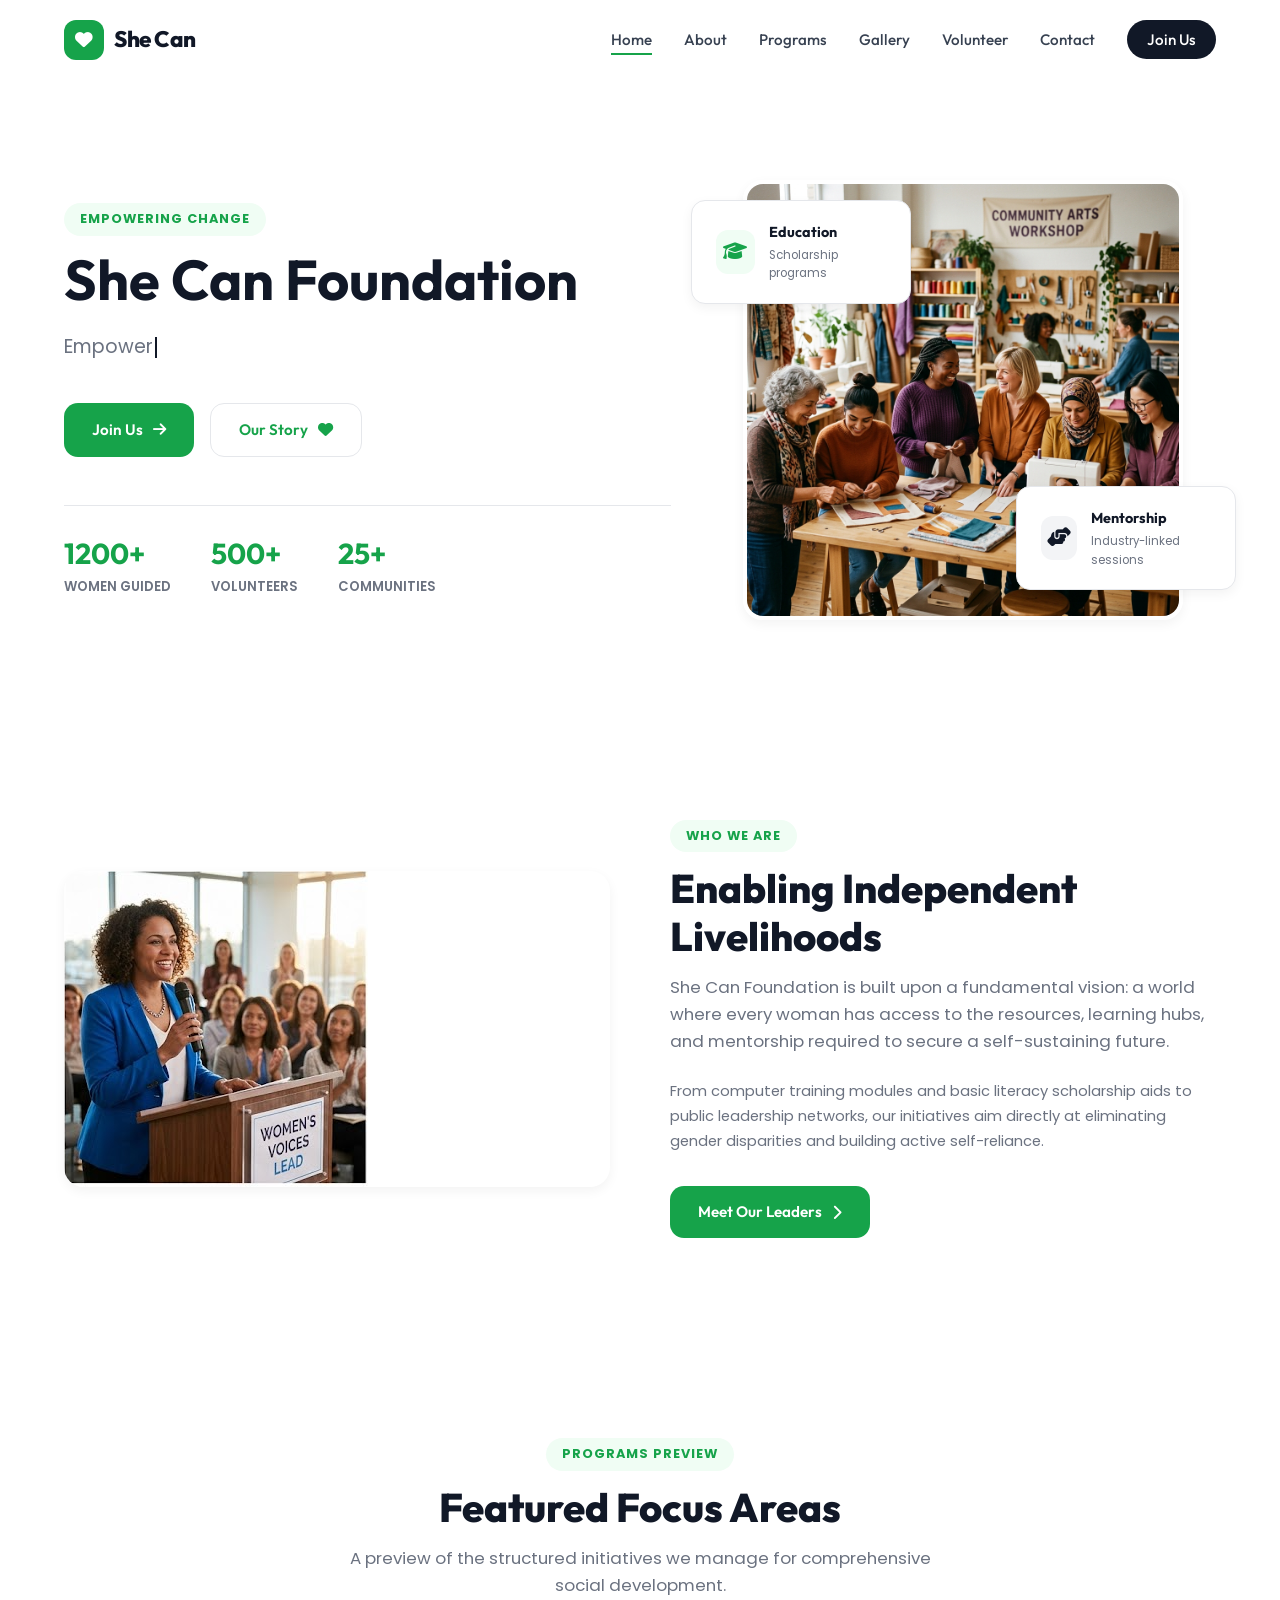
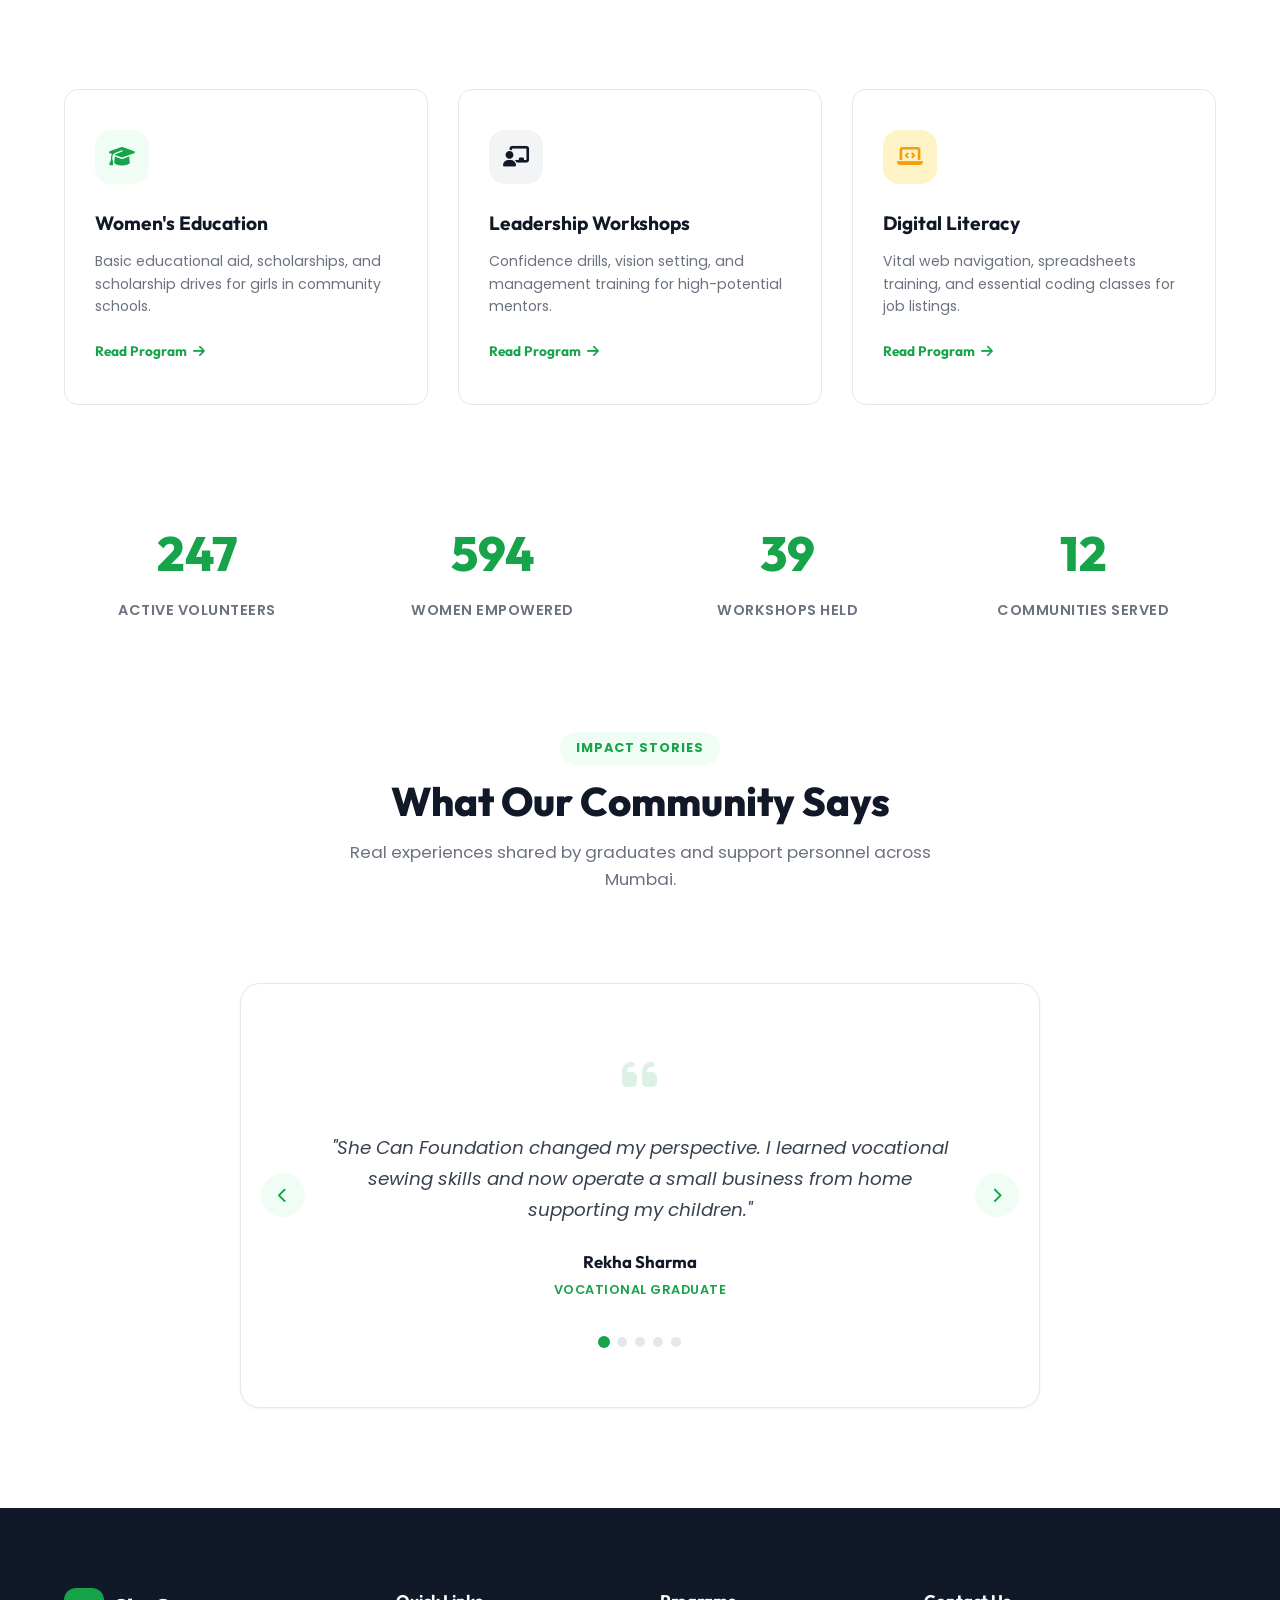
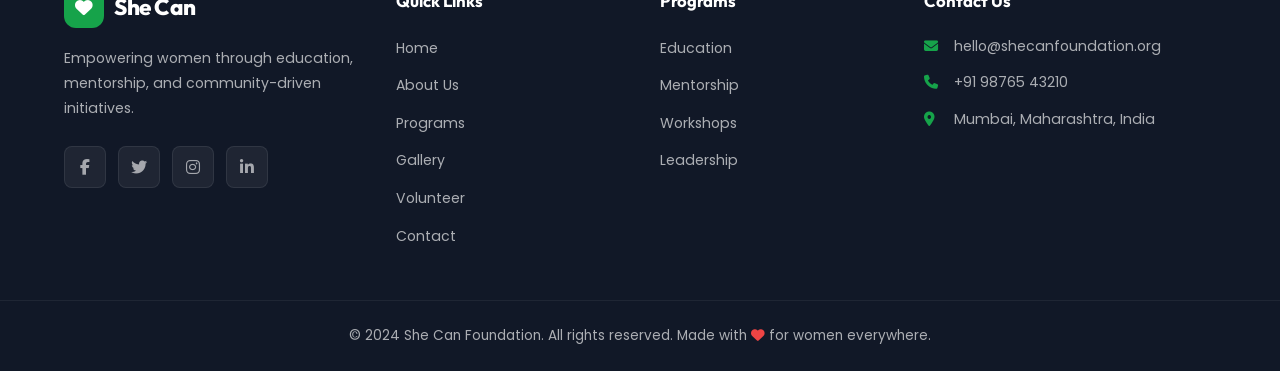
<file: index.html>
<!DOCTYPE html>
<html lang="en">

<head>
    <meta charset="UTF-8">
    <meta name="viewport" content="width=device-width, initial-scale=1.0">
    <meta name="description" content="She Can Foundation is a professional NGO dedicated to empowering women through education, mentorship, and community action in India.">
    <title>She Can Foundation | Empowering Women, Building Futures</title>
    <link rel="preconnect" href="https://fonts.googleapis.com">
    <link rel="preconnect" href="https://fonts.gstatic.com" crossorigin>
    <link href="https://fonts.googleapis.com/css2?family=Poppins:wght@300;400;500;600;700&family=Outfit:wght@400;500;600;700;800&display=swap" rel="stylesheet">
    <link rel="stylesheet" href="https://cdnjs.cloudflare.com/ajax/libs/font-awesome/6.5.1/css/all.min.css">
    
    <!-- Premium Stylesheet Links -->
    <link rel="stylesheet" href="css/style.css">
    <link rel="stylesheet" href="css/animations.css">
    <link rel="stylesheet" href="css/responsive.css">
</head>

<body>
    <!-- PAGE LOADER OVERLAY -->
    <div class="page-loader" id="pageLoader">
        <div class="loader-spinner"></div>
    </div>

    <!-- NAVBAR -->
    <nav class="navbar" id="navbar">
        <div class="nav-container">
            <a href="index.html" class="nav-logo">
                <span class="logo-icon"><i class="fas fa-heart"></i></span>
                <span class="logo-text">She Can</span>
            </a>
            <ul class="nav-links" id="navLinks">
                <li><a href="index.html" class="nav-link active">Home</a></li>
                <li><a href="about.html" class="nav-link">About</a></li>
                <li><a href="programs.html" class="nav-link">Programs</a></li>
                <li><a href="gallery.html" class="nav-link">Gallery</a></li>
                <li><a href="volunteer.html" class="nav-link">Volunteer</a></li>
                <li><a href="contact.html" class="nav-link">Contact</a></li>
                <li><a href="volunteer.html" class="nav-link btn-nav-cta">Join Us</a></li>
            </ul>
            <button class="hamburger" id="hamburger" aria-label="Toggle menu">
                <span class="bar"></span><span class="bar"></span><span class="bar"></span>
            </button>
        </div>
    </nav>

    <!-- HERO SECTION -->
    <section class="hero">


        <div class="container">
            <div class="hero-grid">
                <div class="hero-text" data-aos="fade-right">
                    <span class="section-tag">Empowering Change</span>
                    <h1 class="hero-title">She Can Foundation</h1>
                    <p class="hero-description"><span class="typing-text"></span></p>
                    
                    <div class="hero-buttons">
                        <a href="volunteer.html" class="btn btn-primary"><span>Join Us</span><i class="fas fa-arrow-right"></i></a>
                        <a href="about.html" class="btn btn-white"><span>Our Story</span><i class="fas fa-heart"></i></a>
                    </div>

                    <div class="hero-stats">
                        <div class="hero-stat">
                            <h4>1200+</h4>
                            <p>Women Guided</p>
                        </div>
                        <div class="hero-stat">
                            <h4>500+</h4>
                            <p>Volunteers</p>
                        </div>
                        <div class="hero-stat">
                            <h4>25+</h4>
                            <p>Communities</p>
                        </div>
                    </div>
                </div>

                <div class="hero-visual" data-aos="fade-left">
                    <img class="hero-main-img" src="images/hero-women.png" alt="Empowered women celebrating together" 
                        onerror="this.style.display='none'; this.parentElement.innerHTML+='<div style=\'width:360px;height:360px;border-radius:24px;background:var(--primary-soft);display:flex;align-items:center;justify-content:center;color:var(--primary)\'><i class=\'fas fa-people-roof\' style=\'font-size:4rem\'></i></div>';">
                    
                    <!-- Floating glassmorphism cards -->
                    <div class="hero-float-card card-1 glass-card float-slow">
                        <div class="float-card-icon"><i class="fas fa-graduation-cap"></i></div>
                        <div class="float-card-info">
                            <h5>Education</h5>
                            <p>Scholarship programs</p>
                        </div>
                    </div>

                    <div class="hero-float-card card-2 glass-card float-reverse">
                        <div class="float-card-icon"><i class="fas fa-handshake-angle"></i></div>
                        <div class="float-card-info">
                            <h5>Mentorship</h5>
                            <p>Industry-linked sessions</p>
                        </div>
                    </div>
                </div>
            </div>
        </div>
    </section>

    <!-- INTRO SECTION -->
    <section class="intro-section">
        <div class="container">
            <div class="intro-grid">
                <div class="intro-visual" data-aos="fade-right">
                    <img src="images/empowerment.jpg" alt="Women attending skill session"
                        onerror="this.style.display='none'; this.parentElement.innerHTML='<div style=\'height:320px;background:var(--secondary-soft);display:flex;align-items:center;justify-content:center;color:var(--secondary)\'><i class=\'fas fa-briefcase\' style=\'font-size:3rem\'></i></div>';">
                </div>
                <div class="intro-text" data-aos="fade-left">
                    <span class="section-tag">Who We Are</span>
                    <h2 class="section-title">Enabling Independent Livelihoods</h2>
                    <p class="section-subtitle" style="margin-bottom: 24px;">She Can Foundation is built upon a fundamental vision: a world where every woman has access to the resources, learning hubs, and mentorship required to secure a self-sustaining future.</p>
                    <p style="color: var(--text-light); font-size: 0.92rem; margin-bottom: 32px; line-height: 1.7;">From computer training modules and basic literacy scholarship aids to public leadership networks, our initiatives aim directly at eliminating gender disparities and building active self-reliance.</p>
                    <a href="about.html" class="btn btn-primary"><span>Meet Our Leaders</span><i class="fas fa-chevron-right"></i></a>
                </div>
            </div>
        </div>
    </section>

    <!-- FEATURED PROGRAMS SECTION -->
    <section class="featured-programs">
        <div class="container">
            <div class="section-header animate-on-scroll">
                <span class="section-tag">Programs Preview</span>
                <h2 class="section-title">Featured Focus Areas</h2>
                <p class="section-subtitle">A preview of the structured initiatives we manage for comprehensive social development.</p>
            </div>

            <div class="preview-grid">
                <!-- Preview 1 -->
                <div class="preview-card" data-aos="fade-up">
                    <div class="preview-card-icon"><i class="fas fa-graduation-cap"></i></div>
                    <h4>Women's Education</h4>
                    <p>Basic educational aid, scholarships, and scholarship drives for girls in community schools.</p>
                    <a href="programs.html" class="preview-card-link"><span>Read Program</span><i class="fas fa-arrow-right"></i></a>
                </div>

                <!-- Preview 2 -->
                <div class="preview-card" data-aos="fade-up" data-aos-delay="100">
                    <div class="preview-card-icon"><i class="fas fa-chalkboard-user"></i></div>
                    <h4>Leadership Workshops</h4>
                    <p>Confidence drills, vision setting, and management training for high-potential mentors.</p>
                    <a href="programs.html" class="preview-card-link"><span>Read Program</span><i class="fas fa-arrow-right"></i></a>
                </div>

                <!-- Preview 3 -->
                <div class="preview-card" data-aos="fade-up" data-aos-delay="200">
                    <div class="preview-card-icon"><i class="fas fa-laptop-code"></i></div>
                    <h4>Digital Literacy</h4>
                    <p>Vital web navigation, spreadsheets training, and essential coding classes for job listings.</p>
                    <a href="programs.html" class="preview-card-link"><span>Read Program</span><i class="fas fa-arrow-right"></i></a>
                </div>
            </div>
        </div>
    </section>

    <!-- COUNTER STATS SECTION -->
    <section class="stats-section">
        <div class="container">
            <div class="stats-grid">
                <!-- Stat 1 -->
                <div class="stat-card" data-aos="zoom-in">
                    <div class="stat-number" data-target="500">0</div>
                    <p>Active Volunteers</p>
                </div>
                <!-- Stat 2 -->
                <div class="stat-card" data-aos="zoom-in" data-aos-delay="100">
                    <div class="stat-number" data-target="1200">0</div>
                    <p>Women Empowered</p>
                </div>
                <!-- Stat 3 -->
                <div class="stat-card" data-aos="zoom-in" data-aos-delay="200">
                    <div class="stat-number" data-target="80">0</div>
                    <p>Workshops Held</p>
                </div>
                <!-- Stat 4 -->
                <div class="stat-card" data-aos="zoom-in" data-aos-delay="300">
                    <div class="stat-number" data-target="25">0</div>
                    <p>Communities Served</p>
                </div>
            </div>
        </div>
    </section>

    <!-- TESTIMONIALS SECTION -->
    <section class="testimonials-section">
        <div class="container">
            <div class="section-header animate-on-scroll">
                <span class="section-tag">Impact Stories</span>
                <h2 class="section-title">What Our Community Says</h2>
                <p class="section-subtitle">Real experiences shared by graduates and support personnel across Mumbai.</p>
            </div>

            <!-- Testimonials slider carousel -->
            <div class="testimonials-slider animate-on-scroll">
                <div class="slider-track-container">
                    <div class="slider-track">
                        <!-- Slide 1 -->
                        <div class="slide-item">
                            <div class="slide-quote-icon"><i class="fas fa-quote-left"></i></div>
                            <p class="slide-quote">"She Can Foundation changed my perspective. I learned vocational sewing skills and now operate a small business from home supporting my children."</p>
                            <h4 class="slide-author-name">Rekha Sharma</h4>
                            <p class="slide-author-role">Vocational Graduate</p>
                        </div>

                        <!-- Slide 2 -->
                        <div class="slide-item">
                            <div class="slide-quote-icon"><i class="fas fa-quote-left"></i></div>
                            <p class="slide-quote">"The digital literacy class was life-changing. I had never touched a computer, and now I use email and spreadsheets confidently for my clerical job."</p>
                            <h4 class="slide-author-name">Anjali Patil</h4>
                            <p class="slide-author-role">Tech Skills Graduate</p>
                        </div>

                        <!-- Slide 3 -->
                        <div class="slide-item">
                            <div class="slide-quote-icon"><i class="fas fa-quote-left"></i></div>
                            <p class="slide-quote">"The leadership mentors at the foundation gave me the confidence to apply for administrative positions and speak in public."</p>
                            <h4 class="slide-author-name">Priya Nadar</h4>
                            <p class="slide-author-role">Leadership Mentorship Alumna</p>
                        </div>

                        <!-- Slide 4 -->
                        <div class="slide-item">
                            <div class="slide-quote-icon"><i class="fas fa-quote-left"></i></div>
                            <p class="slide-quote">"Seeing young girls receive basic school scholarships fills me with hope. Our community is growing stronger daily."</p>
                            <h4 class="slide-author-name">Meera Deshmukh</h4>
                            <p class="slide-author-role">Community Organizer</p>
                        </div>

                        <!-- Slide 5 -->
                        <div class="slide-item">
                            <div class="slide-quote-icon"><i class="fas fa-quote-left"></i></div>
                            <p class="slide-quote">"As a volunteer mentor, witnessing a student complete her first computer course and get hired is the most rewarding feeling."</p>
                            <h4 class="slide-author-name">Sonal Iyer</h4>
                            <p class="slide-author-role">Active Volunteer Mentor</p>
                        </div>
                    </div>
                </div>

                <!-- Slider Arrows -->
                <button class="slider-btn btn-prev" aria-label="Previous Slide"><i class="fas fa-chevron-left"></i></button>
                <button class="slider-btn btn-next" aria-label="Next Slide"><i class="fas fa-chevron-right"></i></button>

                <!-- Slider Indicators Dots -->
                <div class="slider-dots"></div>
            </div>
        </div>
    </section>

    <!-- FOOTER -->
    <footer class="footer">
        <div class="footer-top">
            <div class="container">
                <div class="footer-grid">
                    <div class="footer-brand">
                        <a href="index.html" class="footer-logo">
                            <span class="logo-icon"><i class="fas fa-heart"></i></span>
                            <span class="logo-text">She Can</span>
                        </a>
                        <p class="footer-description">Empowering women through education, mentorship, and community-driven initiatives.</p>
                        <div class="footer-socials">
                            <a href="#" class="social-link" aria-label="Facebook"><i class="fab fa-facebook-f"></i></a>
                            <a href="#" class="social-link" aria-label="Twitter"><i class="fab fa-twitter"></i></a>
                            <a href="#" class="social-link" aria-label="Instagram"><i class="fab fa-instagram"></i></a>
                            <a href="#" class="social-link" aria-label="LinkedIn"><i class="fab fa-linkedin-in"></i></a>
                        </div>
                    </div>
                    <div class="footer-links-group">
                        <h4>Quick Links</h4>
                        <ul class="footer-links">
                            <li><a href="index.html">Home</a></li>
                            <li><a href="about.html">About Us</a></li>
                            <li><a href="programs.html">Programs</a></li>
                            <li><a href="gallery.html">Gallery</a></li>
                            <li><a href="volunteer.html">Volunteer</a></li>
                            <li><a href="contact.html">Contact</a></li>
                        </ul>
                    </div>
                    <div class="footer-links-group">
                        <h4>Programs</h4>
                        <ul class="footer-links">
                            <li><a href="programs.html">Education</a></li>
                            <li><a href="programs.html">Mentorship</a></li>
                            <li><a href="programs.html">Workshops</a></li>
                            <li><a href="programs.html">Leadership</a></li>
                        </ul>
                    </div>
                    <div class="footer-contact">
                        <h4>Contact Us</h4>
                        <ul class="contact-list">
                            <li><i class="fas fa-envelope"></i><a href="mailto:hello@shecanfoundation.org">hello@shecanfoundation.org</a></li>
                            <li><i class="fas fa-phone"></i><span>+91 98765 43210</span></li>
                            <li><i class="fas fa-map-marker-alt"></i><span>Mumbai, Maharashtra, India</span></li>
                        </ul>
                    </div>
                </div>
            </div>
        </div>
        <div class="footer-bottom">
            <div class="container">
                <p>&copy; 2024 She Can Foundation. All rights reserved. Made with <i class="fas fa-heart"></i> for women everywhere.</p>
            </div>
        </div>
    </footer>
    
    <button class="back-to-top" id="backToTop" aria-label="Back to top"><i class="fas fa-chevron-up"></i></button>

    <!-- Premium Script Links -->
    <script src="js/main.js" defer></script>
    <script src="js/slider.js" defer></script>
    <script src="js/counter.js" defer></script>
    <script src="js/typing.js" defer></script>
</body>

</html>
</file>
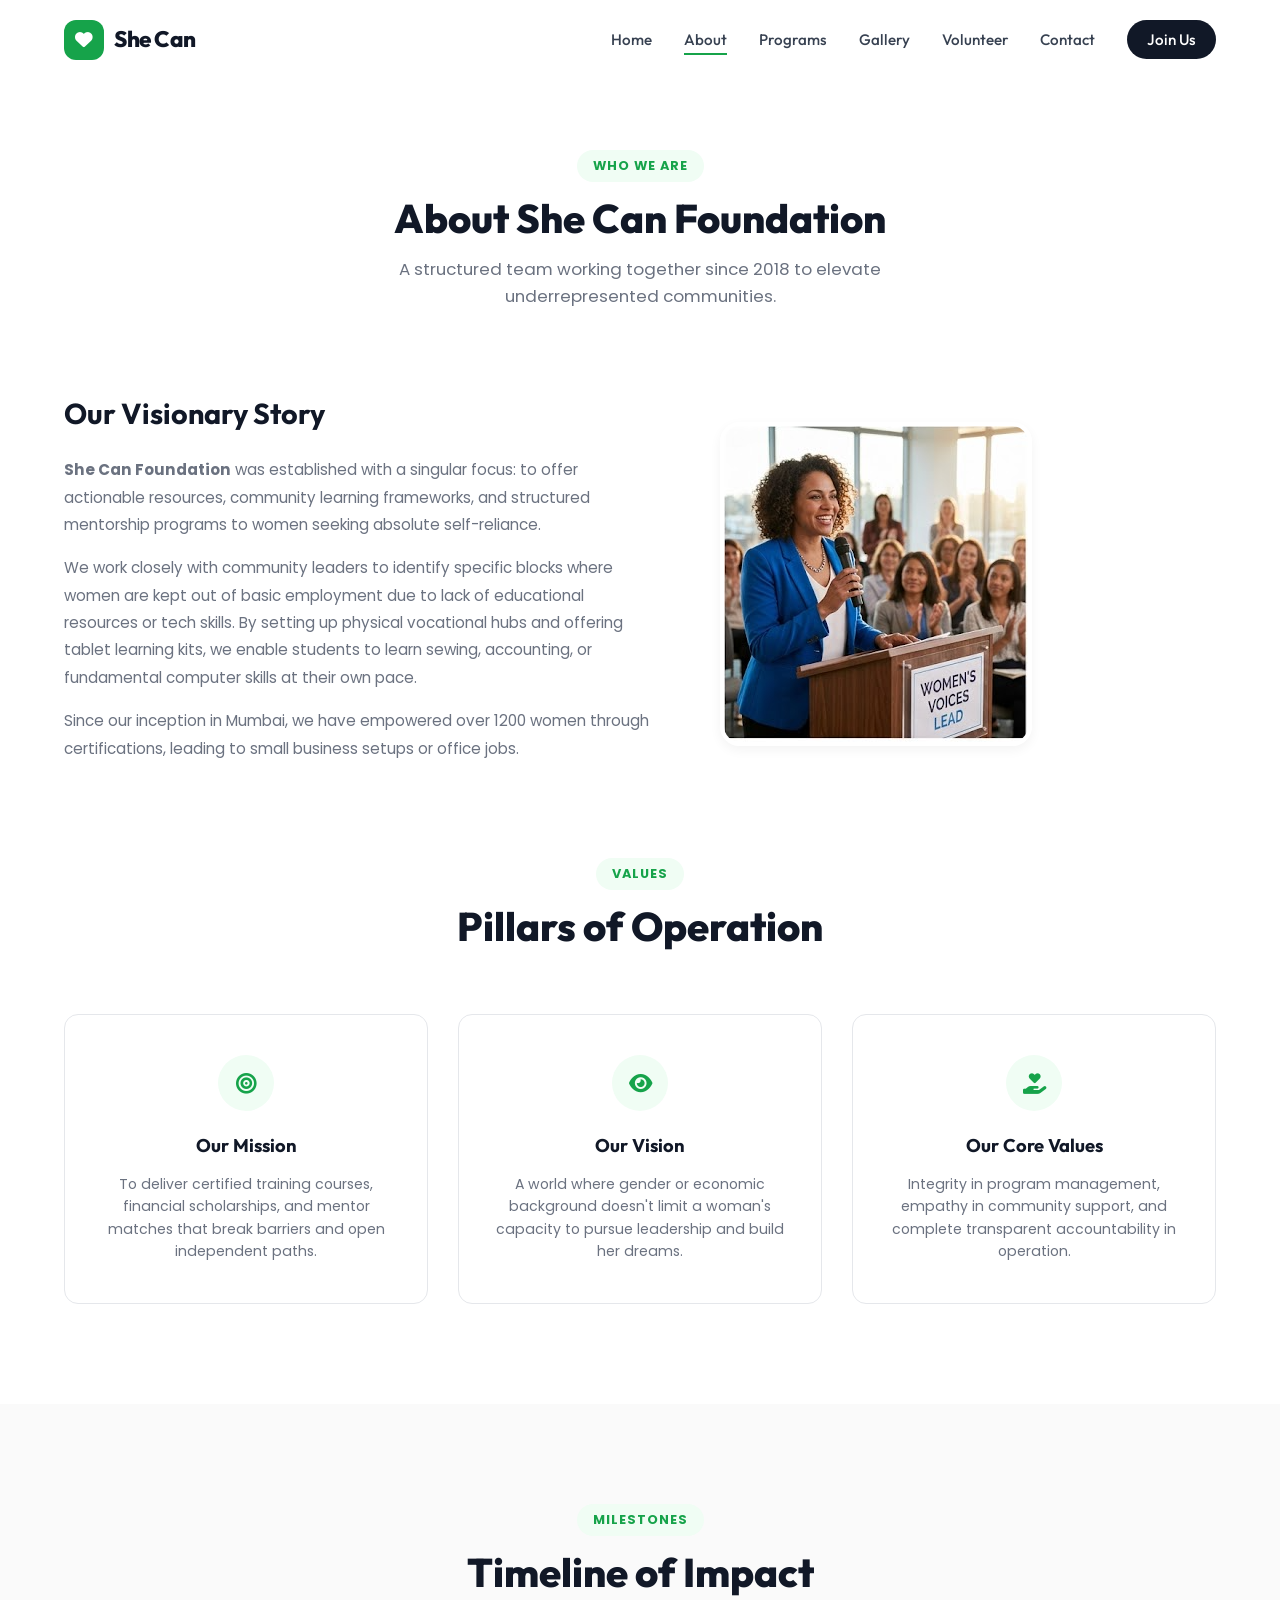
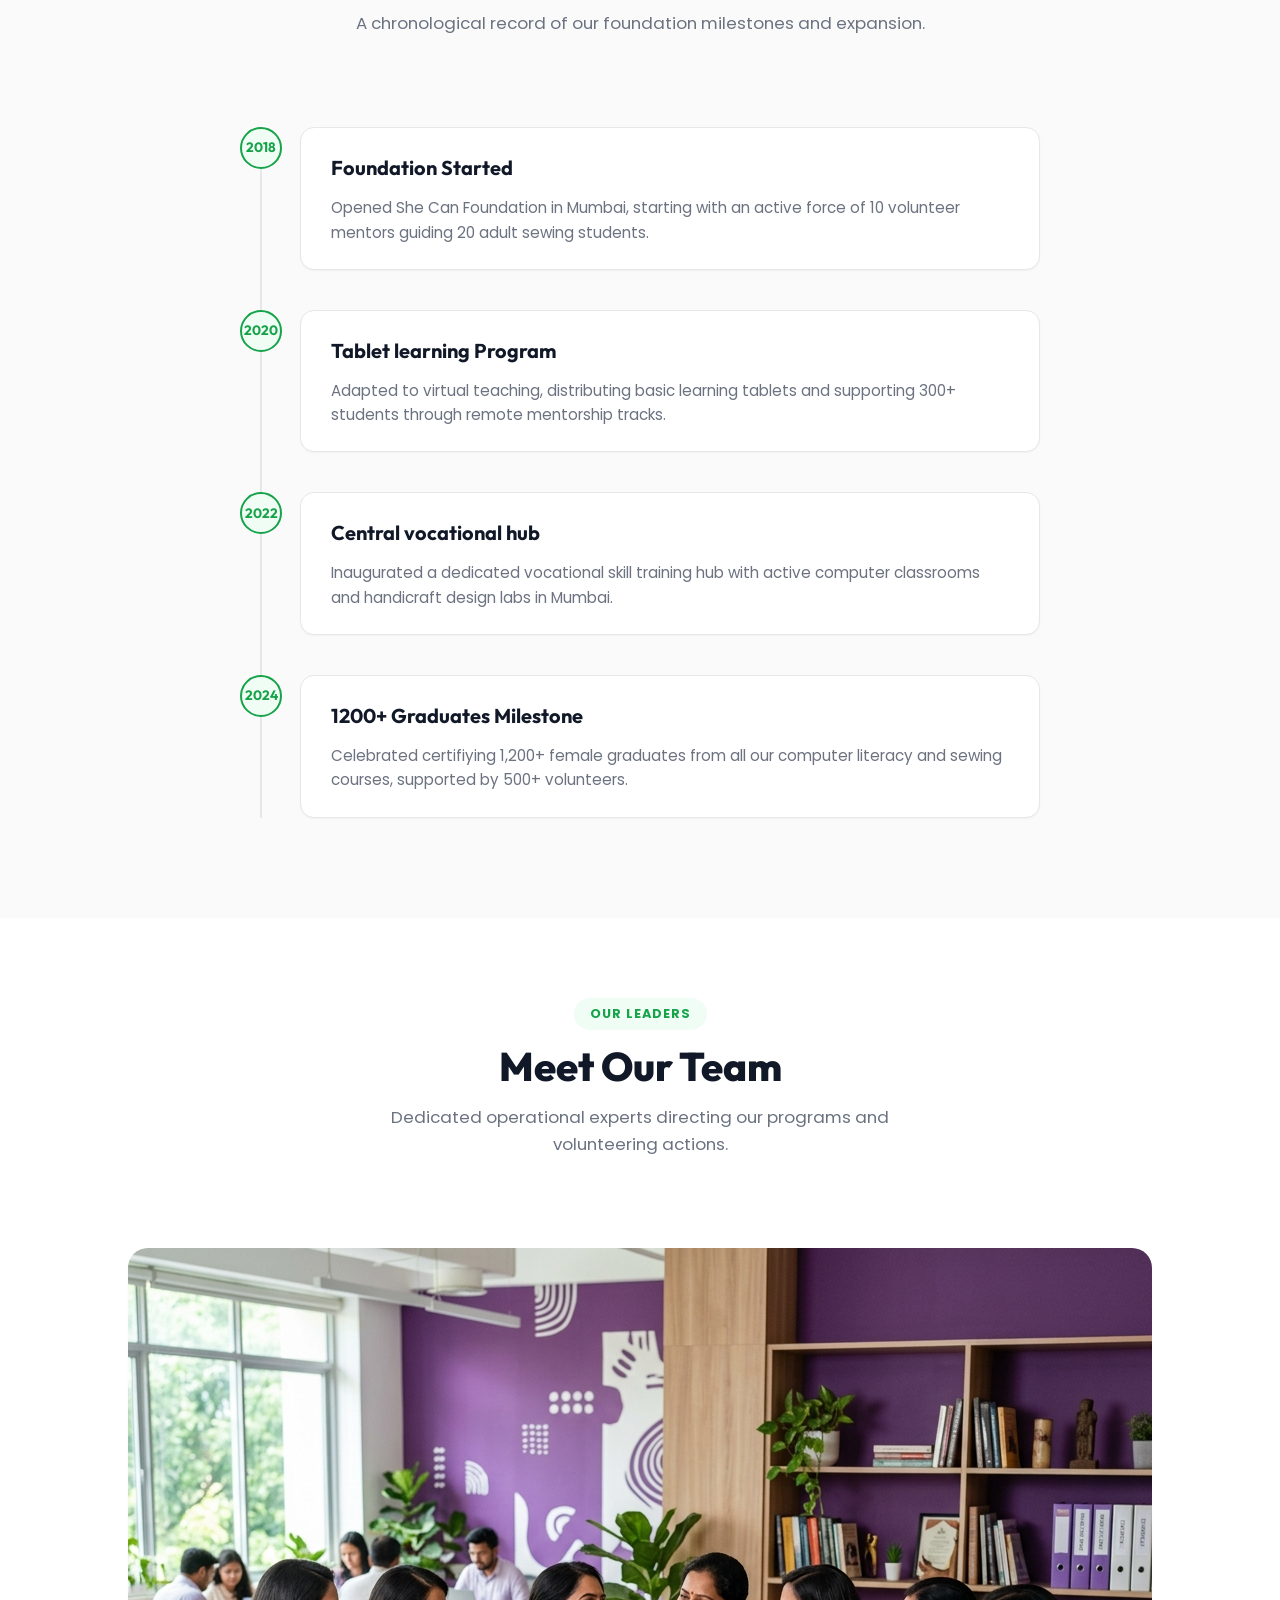
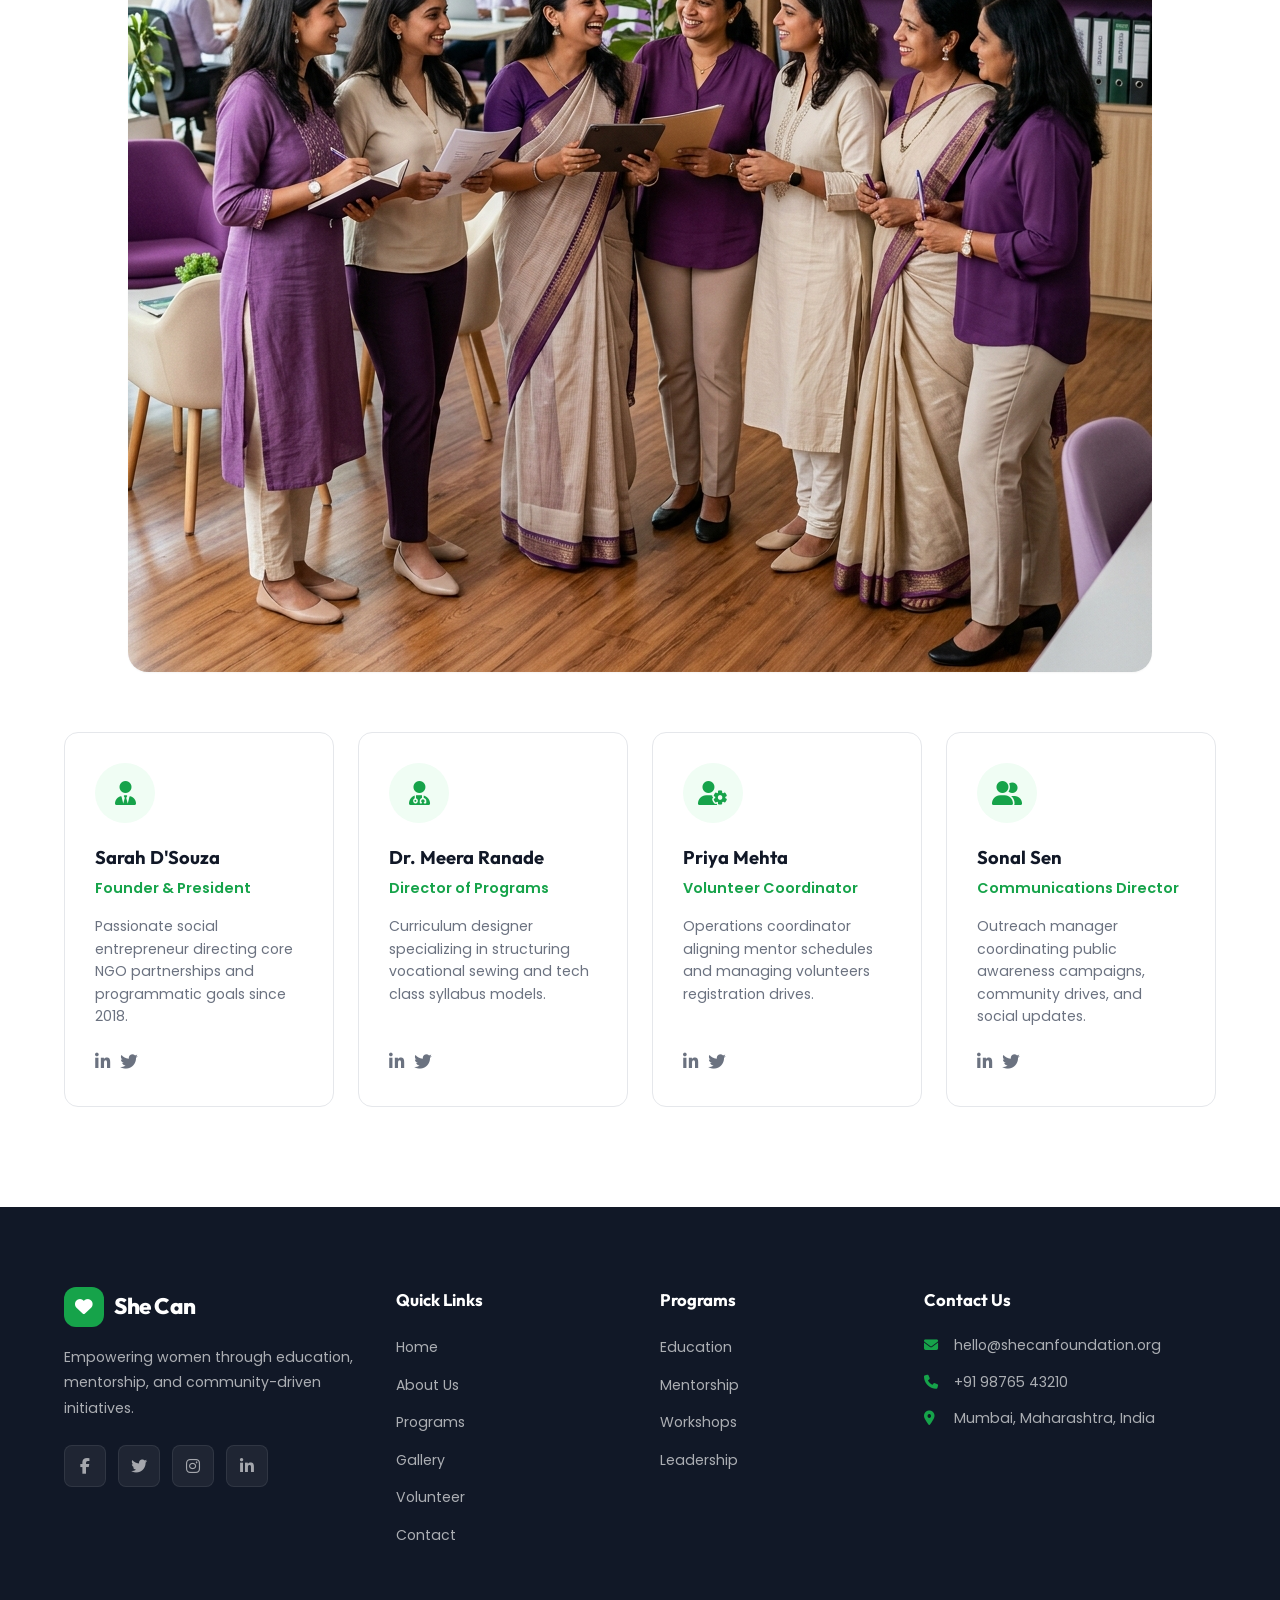
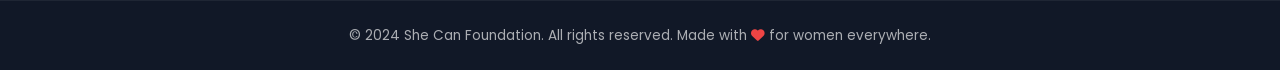
<file: about.html>
<!DOCTYPE html>
<html lang="en">

<head>
    <meta charset="UTF-8">
    <meta name="viewport" content="width=device-width, initial-scale=1.0">
    <meta name="description" content="Learn about She Can Foundation's history, timeline of growth, core values, and team leaders driving change.">
    <title>About Us | She Can Foundation</title>
    <link rel="preconnect" href="https://fonts.googleapis.com">
    <link rel="preconnect" href="https://fonts.gstatic.com" crossorigin>
    <link href="https://fonts.googleapis.com/css2?family=Poppins:wght@300;400;500;600;700&family=Outfit:wght@400;500;600;700;800&display=swap" rel="stylesheet">
    <link rel="stylesheet" href="https://cdnjs.cloudflare.com/ajax/libs/font-awesome/6.5.1/css/all.min.css">
    
    <!-- Premium Stylesheet Links -->
    <link rel="stylesheet" href="css/style.css">
    <link rel="stylesheet" href="css/animations.css">
    <link rel="stylesheet" href="css/responsive.css">
</head>

<body>
    <!-- PAGE LOADER OVERLAY -->
    <div class="page-loader" id="pageLoader">
        <div class="loader-spinner"></div>
    </div>

    <!-- NAVBAR -->
    <nav class="navbar" id="navbar">
        <div class="nav-container">
            <a href="index.html" class="nav-logo">
                <span class="logo-icon"><i class="fas fa-heart"></i></span>
                <span class="logo-text">She Can</span>
            </a>
            <ul class="nav-links" id="navLinks">
                <li><a href="index.html" class="nav-link">Home</a></li>
                <li><a href="about.html" class="nav-link active">About</a></li>
                <li><a href="programs.html" class="nav-link">Programs</a></li>
                <li><a href="gallery.html" class="nav-link">Gallery</a></li>
                <li><a href="volunteer.html" class="nav-link">Volunteer</a></li>
                <li><a href="contact.html" class="nav-link">Contact</a></li>
                <li><a href="volunteer.html" class="nav-link btn-nav-cta">Join Us</a></li>
            </ul>
            <button class="hamburger" id="hamburger" aria-label="Toggle menu">
                <span class="bar"></span><span class="bar"></span><span class="bar"></span>
            </button>
        </div>
    </nav>

    <!-- PAGE HERO -->
    <section class="about-page-hero">

        
        <div class="container" style="position: relative; z-index: 2;">
            <span class="section-tag" data-aos="fade-up">Who We Are</span>
            <h1 class="section-title" data-aos="fade-up" data-aos-delay="100">About She Can Foundation</h1>
            <p class="section-subtitle" style="margin: 0 auto;" data-aos="fade-up" data-aos-delay="200">A structured team working together since 2018 to elevate underrepresented communities.</p>
        </div>
    </section>

    <!-- STORY SECTION -->
    <section class="about-section">
        <div class="container">
            <div class="about-content">
                <div class="about-text" data-aos="fade-right">
                    <h3>Our Visionary Story</h3>
                    <p><strong>She Can Foundation</strong> was established with a singular focus: to offer actionable resources, community learning frameworks, and structured mentorship programs to women seeking absolute self-reliance.</p>
                    <p>We work closely with community leaders to identify specific blocks where women are kept out of basic employment due to lack of educational resources or tech skills. By setting up physical vocational hubs and offering tablet learning kits, we enable students to learn sewing, accounting, or fundamental computer skills at their own pace.</p>
                    <p>Since our inception in Mumbai, we have empowered over 1200 women through certifications, leading to small business setups or office jobs.</p>
                </div>
                <div class="about-image" data-aos="fade-left">
                    <img src="images/empowerment.jpg" alt="Mentoring circle meeting"
                        onerror="this.style.display='none'; this.parentElement.innerHTML='<div style=\'height:320px;background:var(--primary-soft)\'></div>';">
                </div>
            </div>

            <!-- CORE PILLARS Grid -->
            <div class="section-header animate-on-scroll" style="margin-top: 40px;">
                <span class="section-tag">Values</span>
                <h2 class="section-title">Pillars of Operation</h2>
            </div>

            <div class="values-grid">
                <!-- Pillar 1 -->
                <div class="value-card" data-aos="fade-up">
                    <div class="value-icon"><i class="fas fa-bullseye"></i></div>
                    <h4>Our Mission</h4>
                    <p>To deliver certified training courses, financial scholarships, and mentor matches that break barriers and open independent paths.</p>
                </div>

                <!-- Pillar 2 -->
                <div class="value-card" data-aos="fade-up" data-aos-delay="100">
                    <div class="value-icon"><i class="fas fa-eye"></i></div>
                    <h4>Our Vision</h4>
                    <p>A world where gender or economic background doesn't limit a woman's capacity to pursue leadership and build her dreams.</p>
                </div>

                <!-- Pillar 3 -->
                <div class="value-card" data-aos="fade-up" data-aos-delay="200">
                    <div class="value-icon"><i class="fas fa-hand-holding-heart"></i></div>
                    <h4>Our Core Values</h4>
                    <p>Integrity in program management, empathy in community support, and complete transparent accountability in operation.</p>
                </div>
            </div>
        </div>
    </section>

    <!-- TIMELINE SECTION -->
    <section class="timeline-section">
        <div class="container">
            <div class="section-header animate-on-scroll">
                <span class="section-tag">Milestones</span>
                <h2 class="section-title">Timeline of Impact</h2>
                <p class="section-subtitle">A chronological record of our foundation milestones and expansion.</p>
            </div>
            
            <div class="timeline">
                <!-- Year 1 -->
                <div class="timeline-item" data-aos="fade-right">
                    <div class="timeline-badge">2018</div>
                    <div class="timeline-panel">
                        <h4>Foundation Started</h4>
                        <p>Opened She Can Foundation in Mumbai, starting with an active force of 10 volunteer mentors guiding 20 adult sewing students.</p>
                    </div>
                </div>

                <!-- Year 2 -->
                <div class="timeline-item" data-aos="fade-left">
                    <div class="timeline-badge">2020</div>
                    <div class="timeline-panel">
                        <h4>Tablet learning Program</h4>
                        <p>Adapted to virtual teaching, distributing basic learning tablets and supporting 300+ students through remote mentorship tracks.</p>
                    </div>
                </div>

                <!-- Year 3 -->
                <div class="timeline-item" data-aos="fade-right">
                    <div class="timeline-badge">2022</div>
                    <div class="timeline-panel">
                        <h4>Central vocational hub</h4>
                        <p>Inaugurated a dedicated vocational skill training hub with active computer classrooms and handicraft design labs in Mumbai.</p>
                    </div>
                </div>

                <!-- Year 4 -->
                <div class="timeline-item" data-aos="fade-left">
                    <div class="timeline-badge">2024</div>
                    <div class="timeline-panel">
                        <h4>1200+ Graduates Milestone</h4>
                        <p>Celebrated certifiying 1,200+ female graduates from all our computer literacy and sewing courses, supported by 500+ volunteers.</p>
                    </div>
                </div>
            </div>
        </div>
    </section>

    <!-- TEAM SECTION with 4 cards -->
    <section class="team-section">
        <div class="container">
            <div class="section-header animate-on-scroll">
                <span class="section-tag">Our Leaders</span>
                <h2 class="section-title">Meet Our Team</h2>
                <p class="section-subtitle">Dedicated operational experts directing our programs and volunteering actions.</p>
            </div>

            <div class="team-banner animate-on-scroll" style="margin-bottom: 60px;">
                <img src="images/about-team.png" alt="Operational team organizing workshop resources" 
                    onerror="this.style.display='none'; this.parentElement.innerHTML='<div class=\'team-banner-placeholder\'><i class=\'fas fa-people-group\'></i><span>She Can Foundation Active Team Leaders</span></div>';">
            </div>

            <div class="team-grid-4">
                <!-- Member 1 -->
                <div class="team-card" data-aos="fade-up">
                    <div class="team-avatar"><i class="fas fa-user-tie"></i></div>
                    <h4>Sarah D'Souza</h4>
                    <p class="role">Founder & President</p>
                    <p class="bio">Passionate social entrepreneur directing core NGO partnerships and programmatic goals since 2018.</p>
                    <div class="team-socials">
                        <a href="#" aria-label="LinkedIn"><i class="fab fa-linkedin-in"></i></a>
                        <a href="#" aria-label="Twitter"><i class="fab fa-twitter"></i></a>
                    </div>
                </div>

                <!-- Member 2 -->
                <div class="team-card" data-aos="fade-up" data-aos-delay="100">
                    <div class="team-avatar"><i class="fas fa-user-doctor"></i></div>
                    <h4>Dr. Meera Ranade</h4>
                    <p class="role">Director of Programs</p>
                    <p class="bio">Curriculum designer specializing in structuring vocational sewing and tech class syllabus models.</p>
                    <div class="team-socials">
                        <a href="#" aria-label="LinkedIn"><i class="fab fa-linkedin-in"></i></a>
                        <a href="#" aria-label="Twitter"><i class="fab fa-twitter"></i></a>
                    </div>
                </div>

                <!-- Member 3 -->
                <div class="team-card" data-aos="fade-up" data-aos-delay="200">
                    <div class="team-avatar"><i class="fas fa-user-gear"></i></div>
                    <h4>Priya Mehta</h4>
                    <p class="role">Volunteer Coordinator</p>
                    <p class="bio">Operations coordinator aligning mentor schedules and managing volunteers registration drives.</p>
                    <div class="team-socials">
                        <a href="#" aria-label="LinkedIn"><i class="fab fa-linkedin-in"></i></a>
                        <a href="#" aria-label="Twitter"><i class="fab fa-twitter"></i></a>
                    </div>
                </div>

                <!-- Member 4 -->
                <div class="team-card" data-aos="fade-up" data-aos-delay="300">
                    <div class="team-avatar"><i class="fas fa-user-group"></i></div>
                    <h4>Sonal Sen</h4>
                    <p class="role">Communications Director</p>
                    <p class="bio">Outreach manager coordinating public awareness campaigns, community drives, and social updates.</p>
                    <div class="team-socials">
                        <a href="#" aria-label="LinkedIn"><i class="fab fa-linkedin-in"></i></a>
                        <a href="#" aria-label="Twitter"><i class="fab fa-twitter"></i></a>
                    </div>
                </div>
            </div>
        </div>
    </section>

    <!-- FOOTER -->
    <footer class="footer">
        <div class="footer-top">
            <div class="container">
                <div class="footer-grid">
                    <div class="footer-brand">
                        <a href="index.html" class="footer-logo">
                            <span class="logo-icon"><i class="fas fa-heart"></i></span>
                            <span class="logo-text">She Can</span>
                        </a>
                        <p class="footer-description">Empowering women through education, mentorship, and community-driven initiatives.</p>
                        <div class="footer-socials">
                            <a href="#" class="social-link" aria-label="Facebook"><i class="fab fa-facebook-f"></i></a>
                            <a href="#" class="social-link" aria-label="Twitter"><i class="fab fa-twitter"></i></a>
                            <a href="#" class="social-link" aria-label="Instagram"><i class="fab fa-instagram"></i></a>
                            <a href="#" class="social-link" aria-label="LinkedIn"><i class="fab fa-linkedin-in"></i></a>
                        </div>
                    </div>
                    <div class="footer-links-group">
                        <h4>Quick Links</h4>
                        <ul class="footer-links">
                            <li><a href="index.html">Home</a></li>
                            <li><a href="about.html">About Us</a></li>
                            <li><a href="programs.html">Programs</a></li>
                            <li><a href="gallery.html">Gallery</a></li>
                            <li><a href="volunteer.html">Volunteer</a></li>
                            <li><a href="contact.html">Contact</a></li>
                        </ul>
                    </div>
                    <div class="footer-links-group">
                        <h4>Programs</h4>
                        <ul class="footer-links">
                            <li><a href="programs.html">Education</a></li>
                            <li><a href="programs.html">Mentorship</a></li>
                            <li><a href="programs.html">Workshops</a></li>
                            <li><a href="programs.html">Leadership</a></li>
                        </ul>
                    </div>
                    <div class="footer-contact">
                        <h4>Contact Us</h4>
                        <ul class="contact-list">
                            <li><i class="fas fa-envelope"></i><a href="mailto:hello@shecanfoundation.org">hello@shecanfoundation.org</a></li>
                            <li><i class="fas fa-phone"></i><span>+91 98765 43210</span></li>
                            <li><i class="fas fa-map-marker-alt"></i><span>Mumbai, Maharashtra, India</span></li>
                        </ul>
                    </div>
                </div>
            </div>
        </div>
        <div class="footer-bottom">
            <div class="container">
                <p>&copy; 2024 She Can Foundation. All rights reserved. Made with <i class="fas fa-heart"></i> for women everywhere.</p>
            </div>
        </div>
    </footer>
    
    <button class="back-to-top" id="backToTop" aria-label="Back to top"><i class="fas fa-chevron-up"></i></button>

    <!-- Premium Script Links -->
    <script src="js/main.js" defer></script>
</body>

</html>
</file>
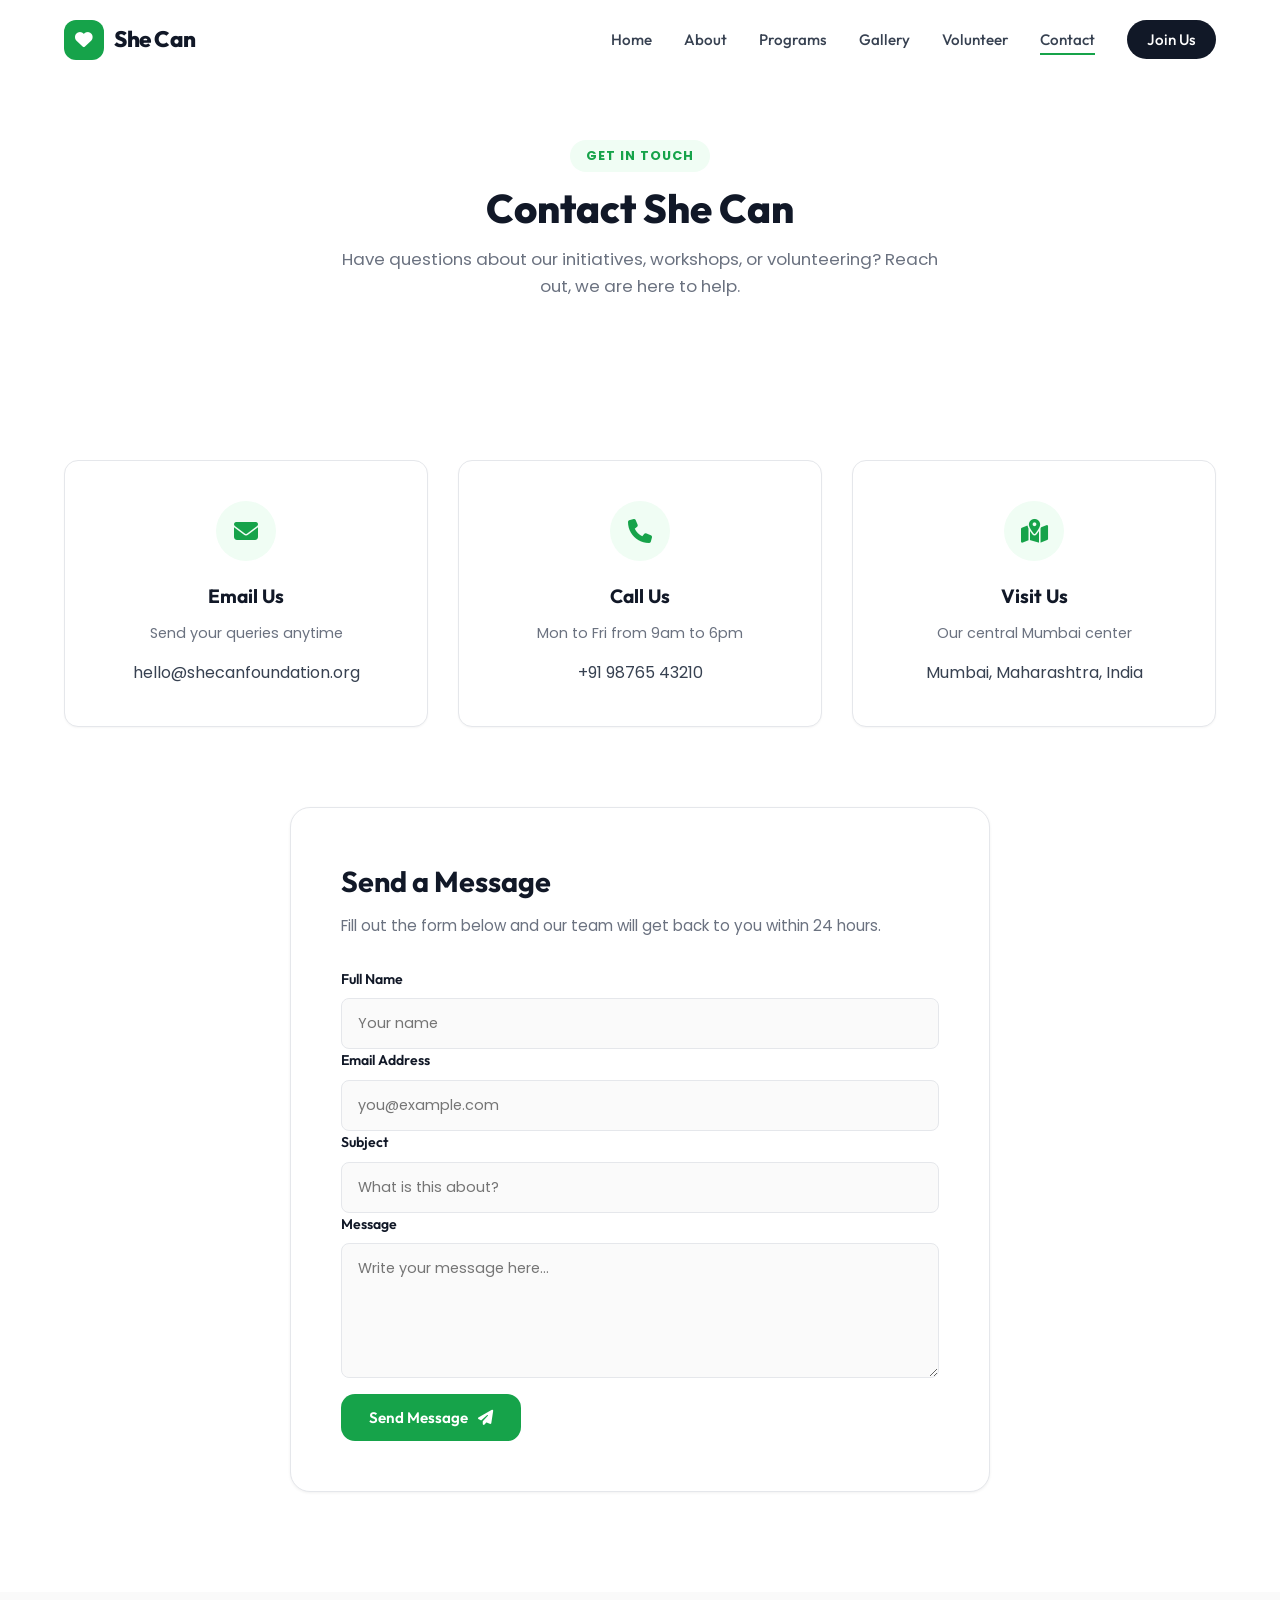
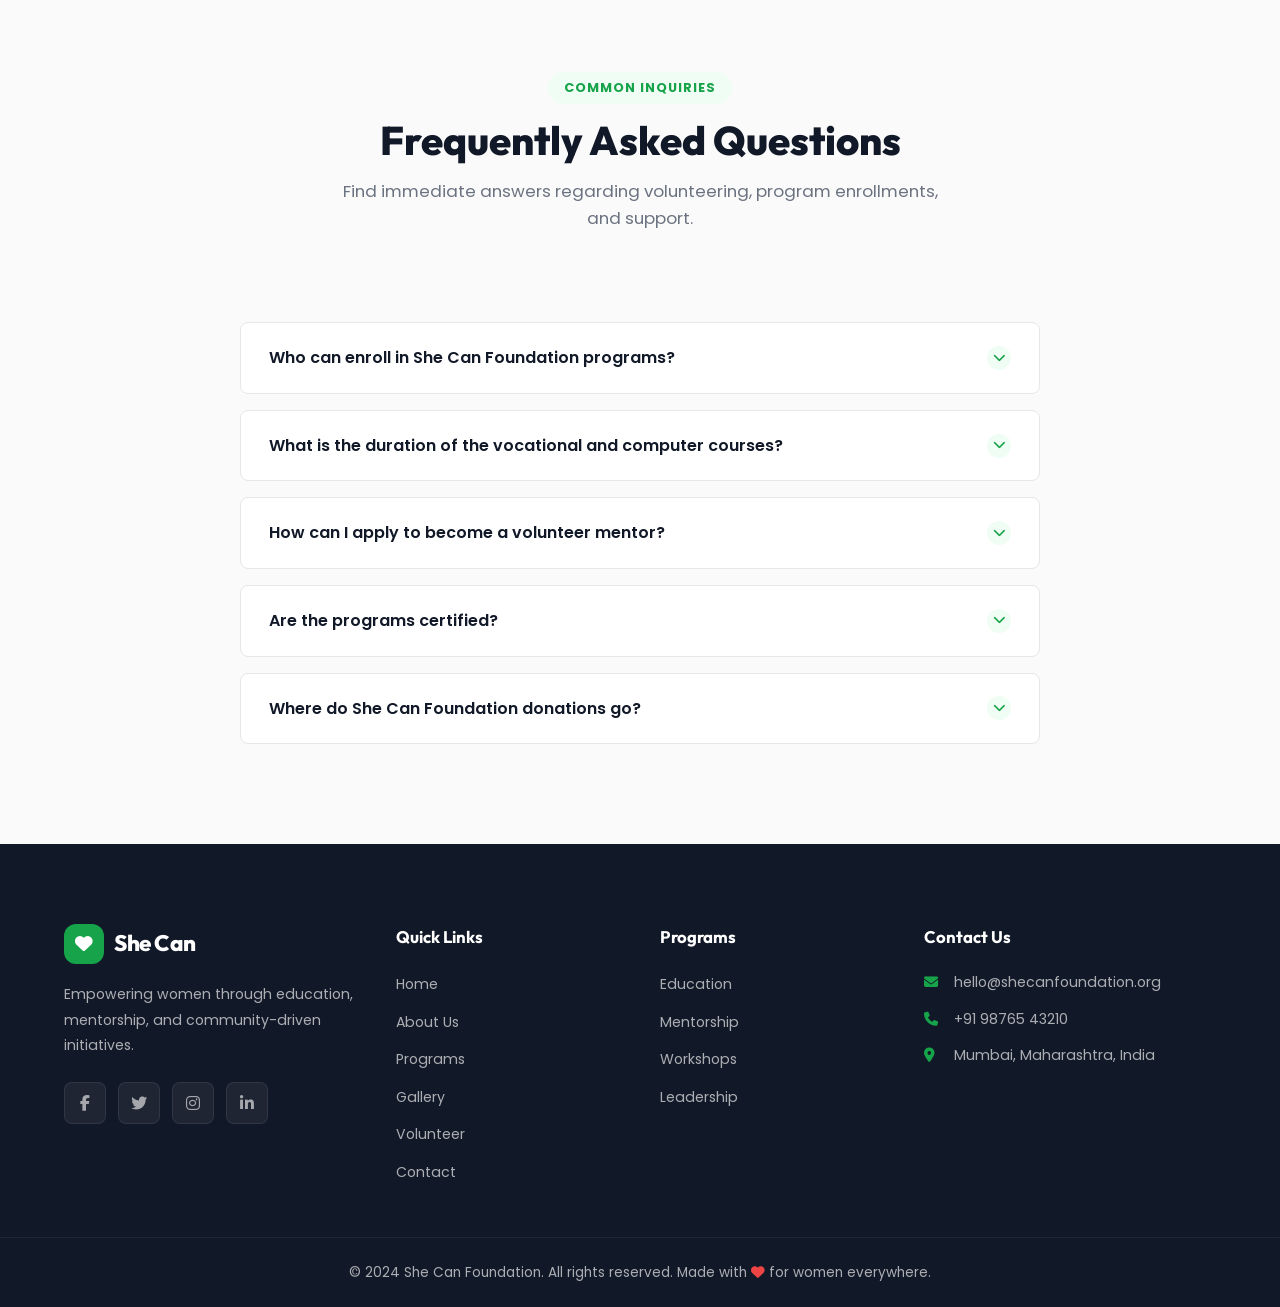
<file: contact.html>
<!DOCTYPE html>
<html lang="en">

<head>
    <meta charset="UTF-8">
    <meta name="viewport" content="width=device-width, initial-scale=1.0">
    <meta name="description" content="Get in touch with She Can Foundation. Ask questions, send feedback, or reach our Mumbai headquarters.">
    <title>Contact Us | She Can Foundation</title>
    <link rel="preconnect" href="https://fonts.googleapis.com">
    <link rel="preconnect" href="https://fonts.gstatic.com" crossorigin>
    <link href="https://fonts.googleapis.com/css2?family=Poppins:wght@300;400;500;600;700&family=Outfit:wght@400;500;600;700;800&display=swap" rel="stylesheet">
    <link rel="stylesheet" href="https://cdnjs.cloudflare.com/ajax/libs/font-awesome/6.5.1/css/all.min.css">
    
    <!-- Premium Stylesheet Links -->
    <link rel="stylesheet" href="css/style.css">
    <link rel="stylesheet" href="css/animations.css">
    <link rel="stylesheet" href="css/responsive.css">
</head>

<body>
    <!-- PAGE LOADER OVERLAY -->
    <div class="page-loader" id="pageLoader">
        <div class="loader-spinner"></div>
    </div>

    <!-- NAVBAR -->
    <nav class="navbar" id="navbar">
        <div class="nav-container">
            <a href="index.html" class="nav-logo">
                <span class="logo-icon"><i class="fas fa-heart"></i></span>
                <span class="logo-text">She Can</span>
            </a>
            <ul class="nav-links" id="navLinks">
                <li><a href="index.html" class="nav-link">Home</a></li>
                <li><a href="about.html" class="nav-link">About</a></li>
                <li><a href="programs.html" class="nav-link">Programs</a></li>
                <li><a href="gallery.html" class="nav-link">Gallery</a></li>
                <li><a href="volunteer.html" class="nav-link">Volunteer</a></li>
                <li><a href="contact.html" class="nav-link active">Contact</a></li>
                <li><a href="volunteer.html" class="nav-link btn-nav-cta">Join Us</a></li>
            </ul>
            <button class="hamburger" id="hamburger" aria-label="Toggle menu">
                <span class="bar"></span><span class="bar"></span><span class="bar"></span>
            </button>
        </div>
    </nav>

    <!-- PAGE HERO -->
    <section class="page-hero">
        <div class="container">
            <span class="section-tag" data-aos="fade-up">Get In Touch</span>
            <h1 class="section-title" data-aos="fade-up" data-aos-delay="100">Contact She Can</h1>
            <p class="section-subtitle" data-aos="fade-up" data-aos-delay="200">Have questions about our initiatives, workshops, or volunteering? Reach out, we are here to help.</p>
        </div>
    </section>

    <!-- CONTACT CARDS INFO -->
    <section class="contact-info-section">
        <div class="container">
            <div class="contact-cards-grid">
                <!-- Info 1 -->
                <div class="contact-info-card" data-aos="fade-up">
                    <div class="contact-info-icon"><i class="fas fa-envelope"></i></div>
                    <h4>Email Us</h4>
                    <p>Send your queries anytime</p>
                    <a href="mailto:hello@shecanfoundation.org">hello@shecanfoundation.org</a>
                </div>

                <!-- Info 2 -->
                <div class="contact-info-card" data-aos="fade-up" data-aos-delay="100">
                    <div class="contact-info-icon"><i class="fas fa-phone"></i></div>
                    <h4>Call Us</h4>
                    <p>Mon to Fri from 9am to 6pm</p>
                    <span>+91 98765 43210</span>
                </div>

                <!-- Info 3 -->
                <div class="contact-info-card" data-aos="fade-up" data-aos-delay="200">
                    <div class="contact-info-icon"><i class="fas fa-map-location-dot"></i></div>
                    <h4>Visit Us</h4>
                    <p>Our central Mumbai center</p>
                    <span>Mumbai, Maharashtra, India</span>
                </div>
            </div>
        </div>
    </section>

    <!-- CONTACT FORM & MAP -->
    <section class="contact-form-section">
        <div class="container">
            <div class="contact-grid">
                <!-- Form wrapper -->
                <div class="contact-form-wrapper" data-aos="fade-right">
                    <h3>Send a Message</h3>
                    <p class="form-intro">Fill out the form below and our team will get back to you within 24 hours.</p>
                    
                    <form class="contact-form" id="contactForm" novalidate>
                        <!-- Name Input -->
                        <div class="form-group">
                            <label class="form-label" for="contactName">Full Name</label>
                            <input class="form-input" type="text" id="contactName" placeholder="Your name">
                            <span class="error-message" id="contactNameError">Please enter your full name.</span>
                        </div>

                        <!-- Email Input -->
                        <div class="form-group">
                            <label class="form-label" for="contactEmail">Email Address</label>
                            <input class="form-input" type="email" id="contactEmail" placeholder="you@example.com">
                            <span class="error-message" id="contactEmailError">Please enter a valid email address.</span>
                        </div>

                        <!-- Subject Input -->
                        <div class="form-group">
                            <label class="form-label" for="contactSubject">Subject</label>
                            <input class="form-input" type="text" id="contactSubject" placeholder="What is this about?">
                            <span class="error-message" id="contactSubjectError">Please enter a subject topic.</span>
                        </div>

                        <!-- Message Input -->
                        <div class="form-group">
                            <label class="form-label" for="contactMessage">Message</label>
                            <textarea class="form-textarea" id="contactMessage" rows="5" placeholder="Write your message here..."></textarea>
                            <span class="error-message" id="contactMessageError">Please write a message description.</span>
                        </div>

                        <button class="btn btn-primary btn-submit" type="submit">
                            <span>Send Message</span><i class="fas fa-paper-plane"></i>
                        </button>
                    </form>
                </div>


            </div>
        </div>
    </section>

    <!-- FAQ SECTION (Accordion) -->
    <section class="faq-section">
        <div class="container">
            <div class="section-header animate-on-scroll">
                <span class="section-tag">Common Inquiries</span>
                <h2 class="section-title">Frequently Asked Questions</h2>
                <p class="section-subtitle">Find immediate answers regarding volunteering, program enrollments, and support.</p>
            </div>
            
            <div class="faq-container">
                <!-- FAQ 1 -->
                <div class="faq-item" data-aos="fade-up">
                    <div class="faq-header">
                        <h4>Who can enroll in She Can Foundation programs?</h4>
                        <div class="faq-icon-toggle"><i class="fas fa-chevron-down"></i></div>
                    </div>
                    <div class="faq-content">
                        <p>All programs are completely free and open to young girls, women, and mothers seeking skill development, computer literacy, or academic scholarship support. Simply reach out or visit our center.</p>
                    </div>
                </div>

                <!-- FAQ 2 -->
                <div class="faq-item" data-aos="fade-up" data-aos-delay="100">
                    <div class="faq-header">
                        <h4>What is the duration of the vocational and computer courses?</h4>
                        <div class="faq-icon-toggle"><i class="fas fa-chevron-down"></i></div>
                    </div>
                    <div class="faq-content">
                        <p>Our core vocational and digital technology skills courses run for 12 weeks, with lessons twice a week. We also hold individual weekend workshops on leadership and legal rights.</p>
                    </div>
                </div>

                <!-- FAQ 3 -->
                <div class="faq-item" data-aos="fade-up" data-aos-delay="200">
                    <div class="faq-header">
                        <h4>How can I apply to become a volunteer mentor?</h4>
                        <div class="faq-icon-toggle"><i class="fas fa-chevron-down"></i></div>
                    </div>
                    <div class="faq-content">
                        <p>You can fill out our application form directly on the "Volunteer" page. Our volunteer coordinator reviews forms weekly and schedules orientation sessions once candidates are matched.</p>
                    </div>
                </div>

                <!-- FAQ 4 -->
                <div class="faq-item" data-aos="fade-up">
                    <div class="faq-header">
                        <h4>Are the programs certified?</h4>
                        <div class="faq-icon-toggle"><i class="fas fa-chevron-down"></i></div>
                    </div>
                    <div class="faq-content">
                        <p>Yes, all graduates of our computer literacy, sewing, and leadership courses receive a signed foundation certificate verifying their course completion hours and newly acquired skills.</p>
                    </div>
                </div>

                <!-- FAQ 5 -->
                <div class="faq-item" data-aos="fade-up" data-aos-delay="100">
                    <div class="faq-header">
                        <h4>Where do She Can Foundation donations go?</h4>
                        <div class="faq-icon-toggle"><i class="fas fa-chevron-down"></i></div>
                    </div>
                    <div class="faq-content">
                        <p>Over 85% of all received funds directly go to procuring computers, study books, vocational sewing supplies, and funding scholarship grants. We maintain complete financial records.</p>
                    </div>
                </div>
            </div>
        </div>
    </section>

    <!-- FOOTER -->
    <footer class="footer">
        <div class="footer-top">
            <div class="container">
                <div class="footer-grid">
                    <div class="footer-brand">
                        <a href="index.html" class="footer-logo">
                            <span class="logo-icon"><i class="fas fa-heart"></i></span>
                            <span class="logo-text">She Can</span>
                        </a>
                        <p class="footer-description">Empowering women through education, mentorship, and community-driven initiatives.</p>
                        <div class="footer-socials">
                            <a href="#" class="social-link" aria-label="Facebook"><i class="fab fa-facebook-f"></i></a>
                            <a href="#" class="social-link" aria-label="Twitter"><i class="fab fa-twitter"></i></a>
                            <a href="#" class="social-link" aria-label="Instagram"><i class="fab fa-instagram"></i></a>
                            <a href="#" class="social-link" aria-label="LinkedIn"><i class="fab fa-linkedin-in"></i></a>
                        </div>
                    </div>
                    <div class="footer-links-group">
                        <h4>Quick Links</h4>
                        <ul class="footer-links">
                            <li><a href="index.html">Home</a></li>
                            <li><a href="about.html">About Us</a></li>
                            <li><a href="programs.html">Programs</a></li>
                            <li><a href="gallery.html">Gallery</a></li>
                            <li><a href="volunteer.html">Volunteer</a></li>
                            <li><a href="contact.html">Contact</a></li>
                        </ul>
                    </div>
                    <div class="footer-links-group">
                        <h4>Programs</h4>
                        <ul class="footer-links">
                            <li><a href="programs.html">Education</a></li>
                            <li><a href="programs.html">Mentorship</a></li>
                            <li><a href="programs.html">Workshops</a></li>
                            <li><a href="programs.html">Leadership</a></li>
                        </ul>
                    </div>
                    <div class="footer-contact">
                        <h4>Contact Us</h4>
                        <ul class="contact-list">
                            <li><i class="fas fa-envelope"></i><a href="mailto:hello@shecanfoundation.org">hello@shecanfoundation.org</a></li>
                            <li><i class="fas fa-phone"></i><span>+91 98765 43210</span></li>
                            <li><i class="fas fa-map-marker-alt"></i><span>Mumbai, Maharashtra, India</span></li>
                        </ul>
                    </div>
                </div>
            </div>
        </div>
        <div class="footer-bottom">
            <div class="container">
                <p>&copy; 2024 She Can Foundation. All rights reserved. Made with <i class="fas fa-heart"></i> for women everywhere.</p>
            </div>
        </div>
    </footer>

    <!-- SUCCESS POPUP OVERLAY -->
    <div class="form-success" id="successOverlay">
        <div class="success-content">
            <div class="success-icon"><i class="fas fa-circle-check"></i></div>
            <h3>Message Sent!</h3>
            <p>Thank you for reaching out. A She Can Foundation representative will get back to you shortly.</p>
            <button class="btn btn-primary" id="successCloseBtn" style="width: 100%; justify-content: center;">Continue</button>
        </div>
    </div>
    
    <button class="back-to-top" id="backToTop" aria-label="Back to top"><i class="fas fa-chevron-up"></i></button>

    <!-- Premium Script Links -->
    <script src="js/main.js" defer></script>
    
    <!-- Inline page logic for contact form validation & FAQ Accordion -->
    <script>
        document.addEventListener('DOMContentLoaded', () => {
            // 1. FAQ ACCORDION LOGIC
            const faqItems = document.querySelectorAll('.faq-item');
            faqItems.forEach(item => {
                const header = item.querySelector('.faq-header');
                header.addEventListener('click', () => {
                    const isActive = item.classList.contains('active');
                    
                    // Close other active items
                    faqItems.forEach(otherItem => {
                        if (otherItem !== item) {
                            otherItem.classList.remove('active');
                        }
                    });
                    
                    // Toggle current item
                    item.classList.toggle('active', !isActive);
                });
            });

            // 2. CONTACT FORM REAL-TIME VALIDATION
            const form = document.getElementById('contactForm');
            const overlay = document.getElementById('successOverlay');
            const closeBtn = document.getElementById('successCloseBtn');

            const nameInput = document.getElementById('contactName');
            const emailInput = document.getElementById('contactEmail');
            const subjectInput = document.getElementById('contactSubject');
            const messageInput = document.getElementById('contactMessage');

            const nameError = document.getElementById('contactNameError');
            const emailError = document.getElementById('contactEmailError');
            const subjectError = document.getElementById('contactSubjectError');
            const messageError = document.getElementById('contactMessageError');

            const emailRegex = /^[^\s@]+@[^\s@]+\.[^\s@]+$/;

            const validateField = (input, error, condition) => {
                if (condition) {
                    error.style.display = 'none';
                    input.style.borderColor = '';
                    return true;
                } else {
                    error.style.display = 'block';
                    input.style.borderColor = '#EF4444';
                    return false;
                }
            };

            // Real-time listeners
            nameInput.addEventListener('input', () => validateField(nameInput, nameError, nameInput.value.trim() !== ''));
            emailInput.addEventListener('input', () => validateField(emailInput, emailError, emailRegex.test(emailInput.value.trim())));
            subjectInput.addEventListener('input', () => validateField(subjectInput, subjectError, subjectInput.value.trim() !== ''));
            messageInput.addEventListener('input', () => validateField(messageInput, messageError, messageInput.value.trim() !== ''));

            // Submit handler
            form.addEventListener('submit', (e) => {
                e.preventDefault();

                const isNameValid = validateField(nameInput, nameError, nameInput.value.trim() !== '');
                const isEmailValid = validateField(emailInput, emailError, emailRegex.test(emailInput.value.trim()));
                const isSubjectValid = validateField(subjectInput, subjectError, subjectInput.value.trim() !== '');
                const isMessageValid = validateField(messageInput, messageError, messageInput.value.trim() !== '');

                if (isNameValid && isEmailValid && isSubjectValid && isMessageValid) {
                    // Show success
                    overlay.classList.add('show');
                    form.reset();
                }
            });

            closeBtn.addEventListener('click', () => {
                overlay.classList.remove('show');
            });
        });
    </script>
</body>

</html>
</file>
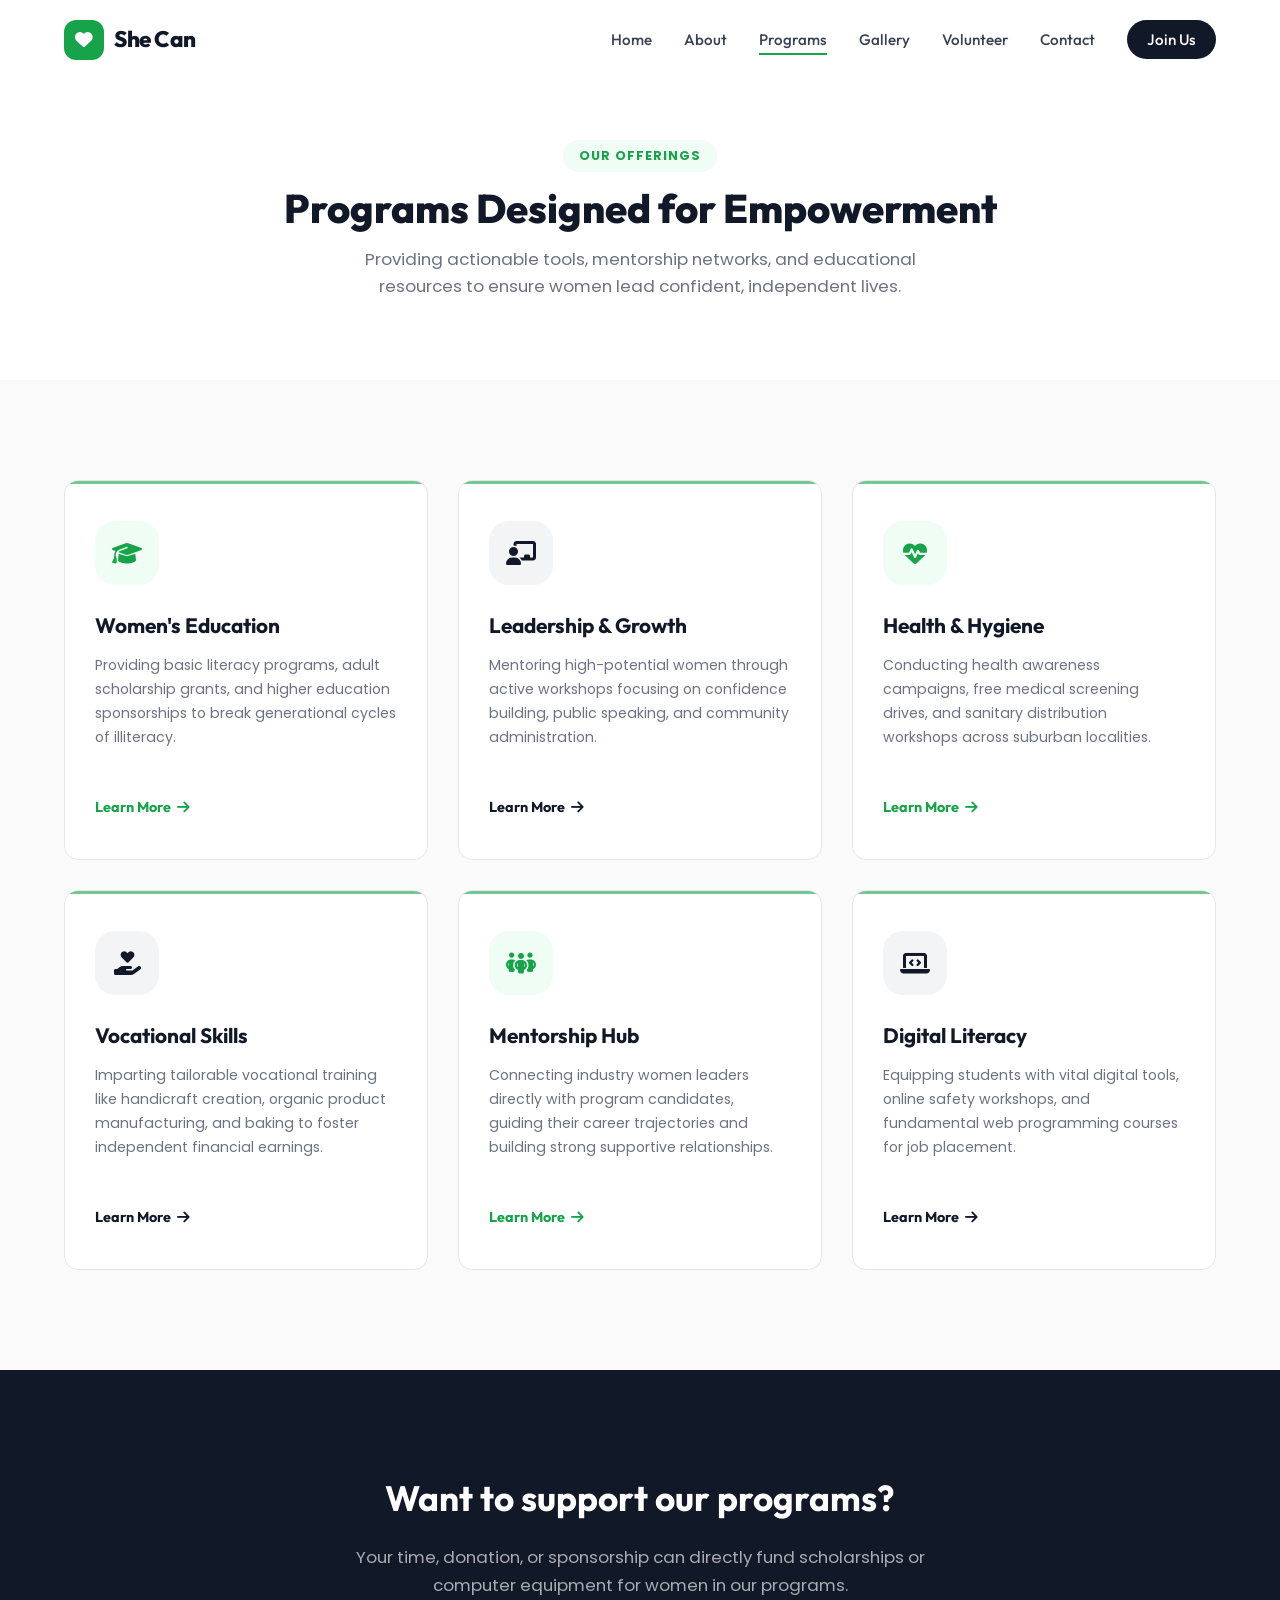
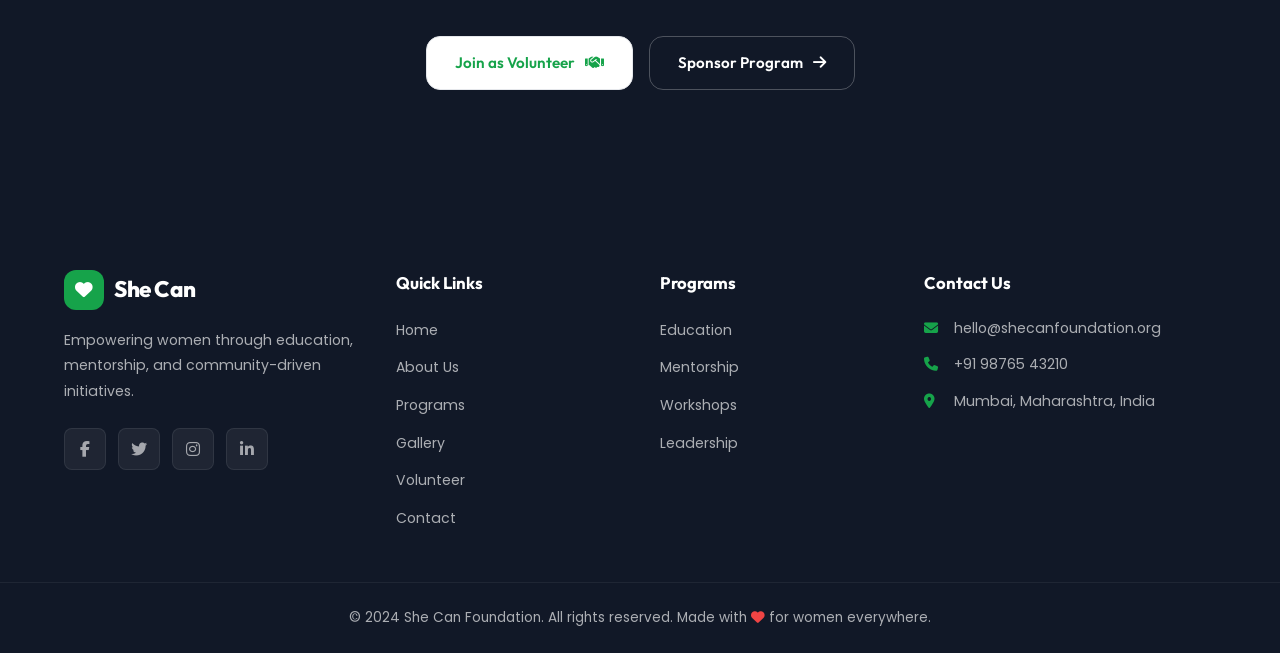
<file: programs.html>
<!DOCTYPE html>
<html lang="en">

<head>
    <meta charset="UTF-8">
    <meta name="viewport" content="width=device-width, initial-scale=1.0">
    <meta name="description" content="Explore the developmental and educational programs designed to support and elevate women at She Can Foundation.">
    <title>Our Programs | She Can Foundation</title>
    <link rel="preconnect" href="https://fonts.googleapis.com">
    <link rel="preconnect" href="https://fonts.gstatic.com" crossorigin>
    <link href="https://fonts.googleapis.com/css2?family=Poppins:wght@300;400;500;600;700&family=Outfit:wght@400;500;600;700;800&display=swap" rel="stylesheet">
    <link rel="stylesheet" href="https://cdnjs.cloudflare.com/ajax/libs/font-awesome/6.5.1/css/all.min.css">
    
    <!-- Premium Stylesheet Links -->
    <link rel="stylesheet" href="css/style.css">
    <link rel="stylesheet" href="css/animations.css">
    <link rel="stylesheet" href="css/responsive.css">
</head>

<body>
    <!-- PAGE LOADER OVERLAY -->
    <div class="page-loader" id="pageLoader">
        <div class="loader-spinner"></div>
    </div>

    <!-- NAVBAR -->
    <nav class="navbar" id="navbar">
        <div class="nav-container">
            <a href="index.html" class="nav-logo">
                <span class="logo-icon"><i class="fas fa-heart"></i></span>
                <span class="logo-text">She Can</span>
            </a>
            <ul class="nav-links" id="navLinks">
                <li><a href="index.html" class="nav-link">Home</a></li>
                <li><a href="about.html" class="nav-link">About</a></li>
                <li><a href="programs.html" class="nav-link active">Programs</a></li>
                <li><a href="gallery.html" class="nav-link">Gallery</a></li>
                <li><a href="volunteer.html" class="nav-link">Volunteer</a></li>
                <li><a href="contact.html" class="nav-link">Contact</a></li>
                <li><a href="volunteer.html" class="nav-link btn-nav-cta">Join Us</a></li>
            </ul>
            <button class="hamburger" id="hamburger" aria-label="Toggle menu">
                <span class="bar"></span><span class="bar"></span><span class="bar"></span>
            </button>
        </div>
    </nav>

    <!-- HERO HEADER -->
    <section class="program-page-hero">
        <div class="container">
            <span class="section-tag" data-aos="fade-up">Our Offerings</span>
            <h1 class="section-title" data-aos="fade-up" data-aos-delay="100">Programs Designed for Empowerment</h1>
            <p class="section-subtitle" style="margin: 0 auto;" data-aos="fade-up" data-aos-delay="200">Providing actionable tools, mentorship networks, and educational resources to ensure women lead confident, independent lives.</p>
        </div>
    </section>

    <!-- PROGRAMS GRID SECTION -->
    <section style="padding: 80px 0; background: var(--bg-surface);">
        <div class="container">
            <div class="programs-grid">
                <!-- Program 1 -->
                <div class="program-card" data-aos="fade-up">
                    <div>
                        <div class="program-icon-wrapper"><i class="fas fa-graduation-cap"></i></div>
                        <h3>Women's Education</h3>
                        <p>Providing basic literacy programs, adult scholarship grants, and higher education sponsorships to break generational cycles of illiteracy.</p>
                    </div>
                    <a href="volunteer.html" class="program-link"><span>Learn More</span><i class="fas fa-arrow-right"></i></a>
                </div>

                <!-- Program 2 -->
                <div class="program-card" data-aos="fade-up" data-aos-delay="100">
                    <div>
                        <div class="program-icon-wrapper"><i class="fas fa-chalkboard-user"></i></div>
                        <h3>Leadership & Growth</h3>
                        <p>Mentoring high-potential women through active workshops focusing on confidence building, public speaking, and community administration.</p>
                    </div>
                    <a href="volunteer.html" class="program-link"><span>Learn More</span><i class="fas fa-arrow-right"></i></a>
                </div>

                <!-- Program 3 -->
                <div class="program-card" data-aos="fade-up" data-aos-delay="200">
                    <div>
                        <div class="program-icon-wrapper"><i class="fas fa-heart-pulse"></i></div>
                        <h3>Health & Hygiene</h3>
                        <p>Conducting health awareness campaigns, free medical screening drives, and sanitary distribution workshops across suburban localities.</p>
                    </div>
                    <a href="volunteer.html" class="program-link"><span>Learn More</span><i class="fas fa-arrow-right"></i></a>
                </div>

                <!-- Program 4 -->
                <div class="program-card" data-aos="fade-up">
                    <div>
                        <div class="program-icon-wrapper"><i class="fas fa-hand-holding-heart"></i></div>
                        <h3>Vocational Skills</h3>
                        <p>Imparting tailorable vocational training like handicraft creation, organic product manufacturing, and baking to foster independent financial earnings.</p>
                    </div>
                    <a href="volunteer.html" class="program-link"><span>Learn More</span><i class="fas fa-arrow-right"></i></a>
                </div>

                <!-- Program 5 -->
                <div class="program-card" data-aos="fade-up" data-aos-delay="100">
                    <div>
                        <div class="program-icon-wrapper"><i class="fas fa-people-group"></i></div>
                        <h3>Mentorship Hub</h3>
                        <p>Connecting industry women leaders directly with program candidates, guiding their career trajectories and building strong supportive relationships.</p>
                    </div>
                    <a href="volunteer.html" class="program-link"><span>Learn More</span><i class="fas fa-arrow-right"></i></a>
                </div>

                <!-- Program 6 -->
                <div class="program-card" data-aos="fade-up" data-aos-delay="200">
                    <div>
                        <div class="program-icon-wrapper"><i class="fas fa-laptop-code"></i></div>
                        <h3>Digital Literacy</h3>
                        <p>Equipping students with vital digital tools, online safety workshops, and fundamental web programming courses for job placement.</p>
                    </div>
                    <a href="volunteer.html" class="program-link"><span>Learn More</span><i class="fas fa-arrow-right"></i></a>
                </div>
            </div>
        </div>
    </section>

    <!-- CTA BANNER -->
    <section class="cta-banner">
        <div class="container" data-aos="zoom-in">
            <h2>Want to support our programs?</h2>
            <p>Your time, donation, or sponsorship can directly fund scholarships or computer equipment for women in our programs.</p>
            <div class="cta-buttons">
                <a href="volunteer.html" class="btn btn-white"><span>Join as Volunteer</span><i class="fas fa-handshake"></i></a>
                <a href="contact.html" class="btn btn-cta-outline"><span>Sponsor Program</span><i class="fas fa-arrow-right"></i></a>
            </div>
        </div>
    </section>

    <!-- FOOTER -->
    <footer class="footer">
        <div class="footer-top">
            <div class="container">
                <div class="footer-grid">
                    <div class="footer-brand">
                        <a href="index.html" class="footer-logo">
                            <span class="logo-icon"><i class="fas fa-heart"></i></span>
                            <span class="logo-text">She Can</span>
                        </a>
                        <p class="footer-description">Empowering women through education, mentorship, and community-driven initiatives.</p>
                        <div class="footer-socials">
                            <a href="#" class="social-link" aria-label="Facebook"><i class="fab fa-facebook-f"></i></a>
                            <a href="#" class="social-link" aria-label="Twitter"><i class="fab fa-twitter"></i></a>
                            <a href="#" class="social-link" aria-label="Instagram"><i class="fab fa-instagram"></i></a>
                            <a href="#" class="social-link" aria-label="LinkedIn"><i class="fab fa-linkedin-in"></i></a>
                        </div>
                    </div>
                    <div class="footer-links-group">
                        <h4>Quick Links</h4>
                        <ul class="footer-links">
                            <li><a href="index.html">Home</a></li>
                            <li><a href="about.html">About Us</a></li>
                            <li><a href="programs.html">Programs</a></li>
                            <li><a href="gallery.html">Gallery</a></li>
                            <li><a href="volunteer.html">Volunteer</a></li>
                            <li><a href="contact.html">Contact</a></li>
                        </ul>
                    </div>
                    <div class="footer-links-group">
                        <h4>Programs</h4>
                        <ul class="footer-links">
                            <li><a href="programs.html">Education</a></li>
                            <li><a href="programs.html">Mentorship</a></li>
                            <li><a href="programs.html">Workshops</a></li>
                            <li><a href="programs.html">Leadership</a></li>
                        </ul>
                    </div>
                    <div class="footer-contact">
                        <h4>Contact Us</h4>
                        <ul class="contact-list">
                            <li><i class="fas fa-envelope"></i><a href="mailto:hello@shecanfoundation.org">hello@shecanfoundation.org</a></li>
                            <li><i class="fas fa-phone"></i><span>+91 98765 43210</span></li>
                            <li><i class="fas fa-map-marker-alt"></i><span>Mumbai, Maharashtra, India</span></li>
                        </ul>
                    </div>
                </div>
            </div>
        </div>
        <div class="footer-bottom">
            <div class="container">
                <p>&copy; 2024 She Can Foundation. All rights reserved. Made with <i class="fas fa-heart"></i> for women everywhere.</p>
            </div>
        </div>
    </footer>
    
    <button class="back-to-top" id="backToTop" aria-label="Back to top"><i class="fas fa-chevron-up"></i></button>

    <!-- Premium Script Links -->
    <script src="js/main.js" defer></script>
</body>

</html>
</file>
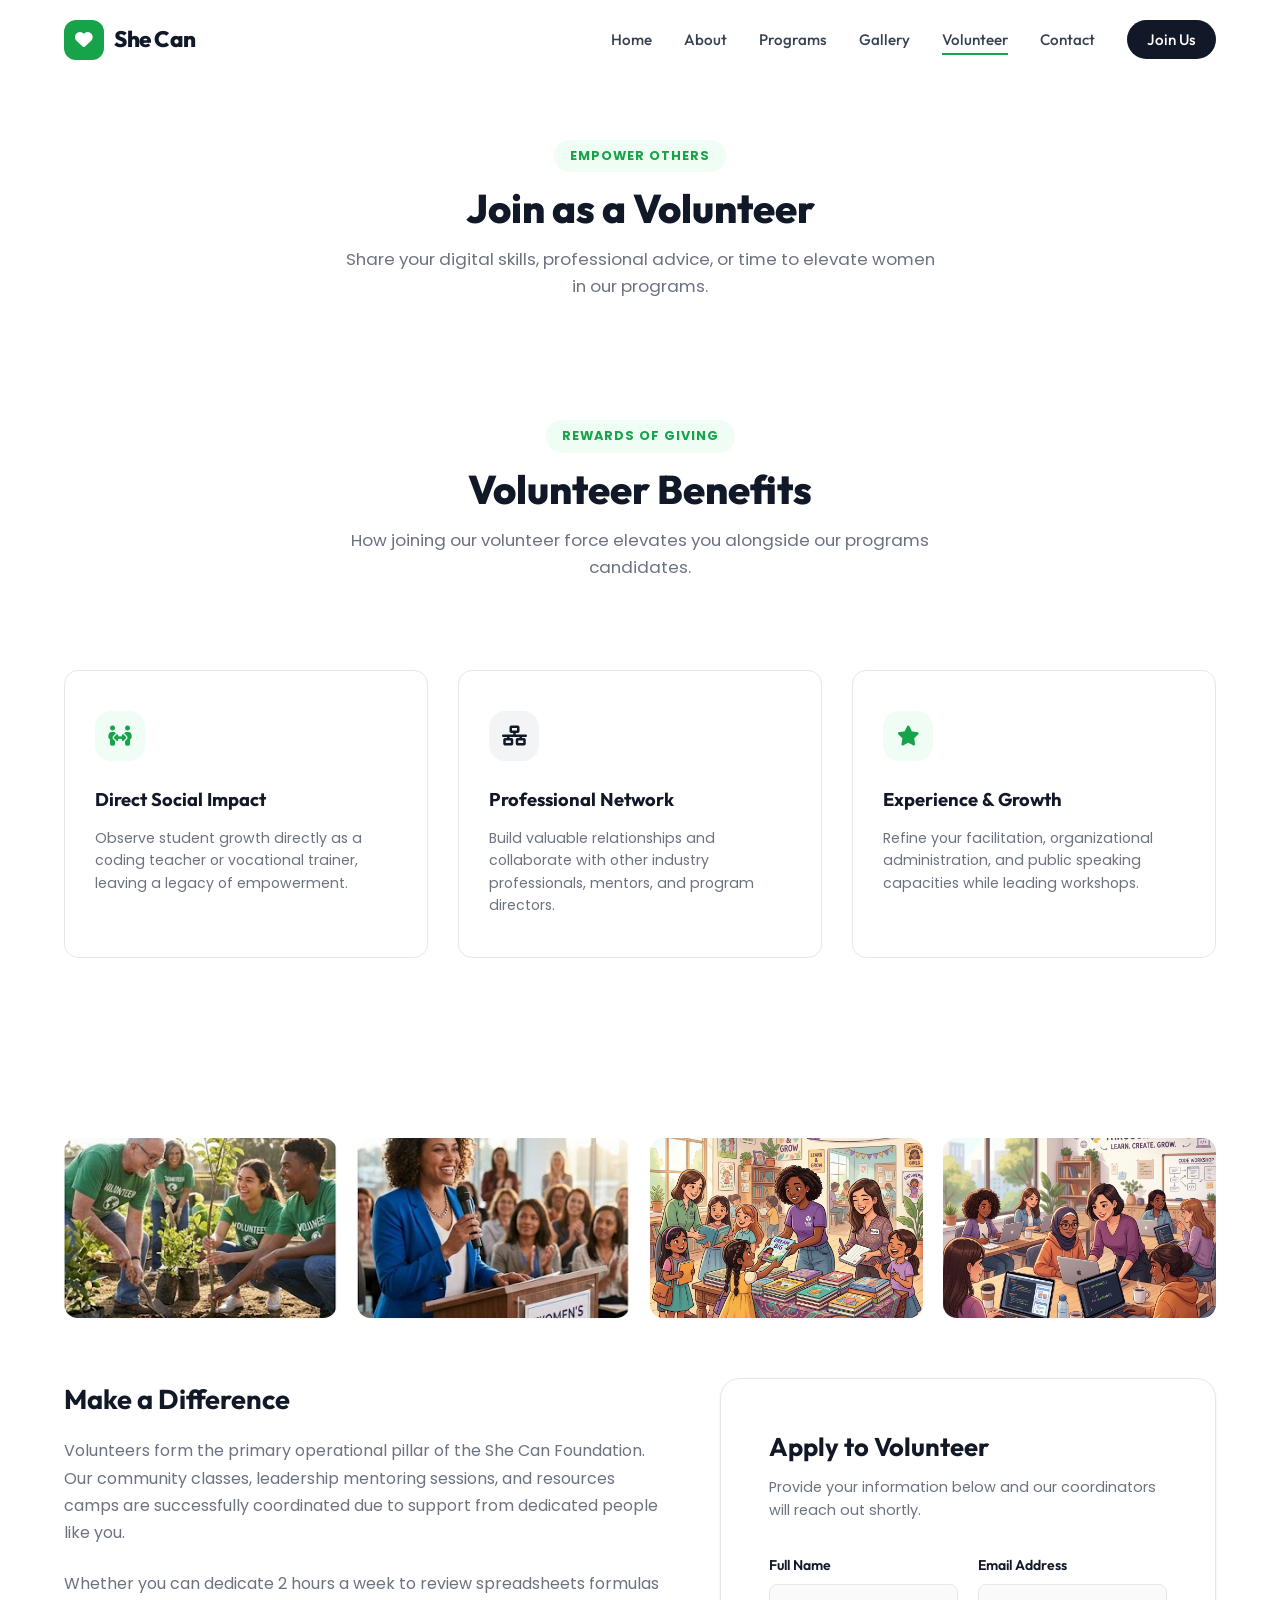
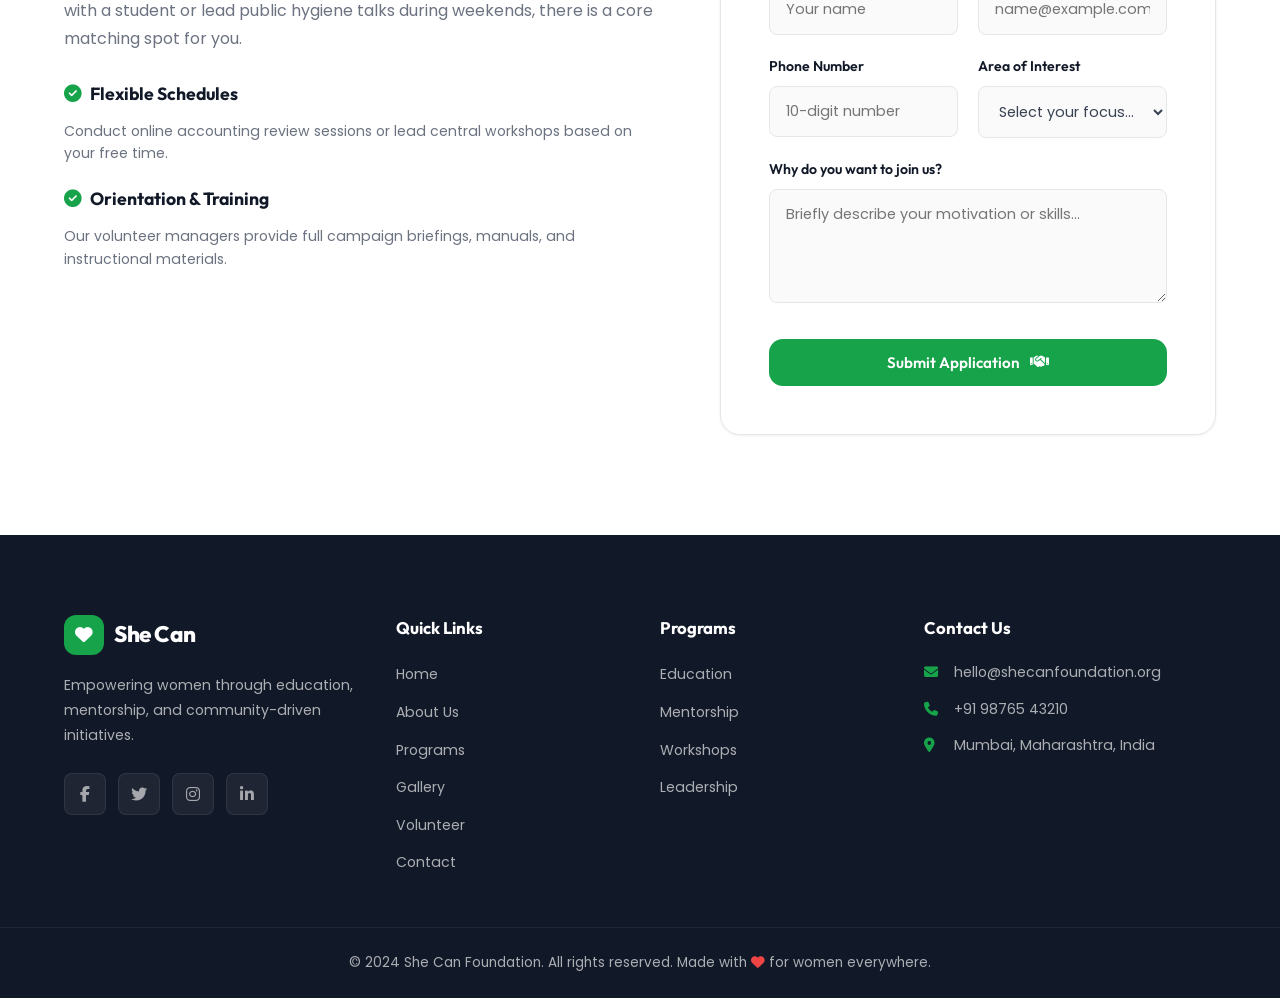
<file: volunteer.html>
<!DOCTYPE html>
<html lang="en">

<head>
    <meta charset="UTF-8">
    <meta name="viewport" content="width=device-width, initial-scale=1.0">
    <meta name="description" content="Apply to become a volunteer at She Can Foundation. Check out benefits, impact areas, and join our active Mumbai force.">
    <title>Volunteer | She Can Foundation</title>
    <link rel="preconnect" href="https://fonts.googleapis.com">
    <link rel="preconnect" href="https://fonts.gstatic.com" crossorigin>
    <link href="https://fonts.googleapis.com/css2?family=Poppins:wght@300;400;500;600;700&family=Outfit:wght@400;500;600;700;800&display=swap" rel="stylesheet">
    <link rel="stylesheet" href="https://cdnjs.cloudflare.com/ajax/libs/font-awesome/6.5.1/css/all.min.css">
    
    <!-- Premium Stylesheet Links -->
    <link rel="stylesheet" href="css/style.css">
    <link rel="stylesheet" href="css/animations.css">
    <link rel="stylesheet" href="css/responsive.css">
</head>

<body>
    <!-- PAGE LOADER OVERLAY -->
    <div class="page-loader" id="pageLoader">
        <div class="loader-spinner"></div>
    </div>

    <!-- NAVBAR -->
    <nav class="navbar" id="navbar">
        <div class="nav-container">
            <a href="index.html" class="nav-logo">
                <span class="logo-icon"><i class="fas fa-heart"></i></span>
                <span class="logo-text">She Can</span>
            </a>
            <ul class="nav-links" id="navLinks">
                <li><a href="index.html" class="nav-link">Home</a></li>
                <li><a href="about.html" class="nav-link">About</a></li>
                <li><a href="programs.html" class="nav-link">Programs</a></li>
                <li><a href="gallery.html" class="nav-link">Gallery</a></li>
                <li><a href="volunteer.html" class="nav-link active">Volunteer</a></li>
                <li><a href="contact.html" class="nav-link">Contact</a></li>
                <li><a href="volunteer.html" class="nav-link btn-nav-cta">Join Us</a></li>
            </ul>
            <button class="hamburger" id="hamburger" aria-label="Toggle menu">
                <span class="bar"></span><span class="bar"></span><span class="bar"></span>
            </button>
        </div>
    </nav>

    <!-- PAGE HERO -->
    <section class="page-hero">
        <div class="container">
            <span class="section-tag" data-aos="fade-up">Empower Others</span>
            <h1 class="section-title" data-aos="fade-up" data-aos-delay="100">Join as a Volunteer</h1>
            <p class="section-subtitle" data-aos="fade-up" data-aos-delay="200">Share your digital skills, professional advice, or time to elevate women in our programs.</p>
        </div>
    </section>

    <!-- VOLUNTEER BENEFITS -->
    <section class="benefits-section">
        <div class="container">
            <div class="section-header animate-on-scroll">
                <span class="section-tag">Rewards of Giving</span>
                <h2 class="section-title">Volunteer Benefits</h2>
                <p class="section-subtitle">How joining our volunteer force elevates you alongside our programs candidates.</p>
            </div>

            <div class="benefits-grid">
                <!-- Benefit 1 -->
                <div class="benefit-card" data-aos="fade-up">
                    <div class="benefit-icon-box"><i class="fas fa-people-arrows"></i></div>
                    <h4>Direct Social Impact</h4>
                    <p>Observe student growth directly as a coding teacher or vocational trainer, leaving a legacy of empowerment.</p>
                </div>

                <!-- Benefit 2 -->
                <div class="benefit-card" data-aos="fade-up" data-aos-delay="100">
                    <div class="benefit-icon-box"><i class="fas fa-network-wired"></i></div>
                    <h4>Professional Network</h4>
                    <p>Build valuable relationships and collaborate with other industry professionals, mentors, and program directors.</p>
                </div>

                <!-- Benefit 3 -->
                <div class="benefit-card" data-aos="fade-up" data-aos-delay="200">
                    <div class="benefit-icon-box"><i class="fas fa-star"></i></div>
                    <h4>Experience & Growth</h4>
                    <p>Refine your facilitation, organizational administration, and public speaking capacities while leading workshops.</p>
                </div>
            </div>
        </div>
    </section>

    <!-- VOLUNTEER CORE SECTION -->
    <section class="volunteer-section">
        <div class="container">
            <!-- Active volunteer horizontal gallery strip -->
            <div class="gallery-strip" data-aos="fade-up">
                <div class="strip-card">
                    <img src="images/volunteering.jpg" alt="Active volunteer organizing class textbooks">
                </div>
                <div class="strip-card">
                    <img src="images/empowerment.jpg" alt="Volunteers conducting interactive group roundtable">
                </div>
                <div class="strip-card">
                    <img src="images/outreach.png" alt="Outdoor literacy support distribution campaign">
                </div>
                <div class="strip-card">
                    <img src="images/training.png" alt="Volunteers supporting students in modern computer lab">
                </div>
            </div>

            <div class="volunteer-grid">
                <!-- Left instructions -->
                <div class="volunteer-intro" data-aos="fade-right">
                    <h3 style="font-size: 1.7rem; margin-bottom: 16px;">Make a Difference</h3>
                    <p style="color: var(--text-light); margin-bottom: 24px; line-height: 1.7;">Volunteers form the primary operational pillar of the She Can Foundation. Our community classes, leadership mentoring sessions, and resources camps are successfully coordinated due to support from dedicated people like you.</p>
                    <p style="color: var(--text-light); margin-bottom: 28px; line-height: 1.7;">Whether you can dedicate 2 hours a week to review spreadsheets formulas with a student or lead public hygiene talks during weekends, there is a core matching spot for you.</p>
                    
                    <h4 style="font-size: 1.1rem; margin-bottom: 12px;"><i class="fas fa-circle-check" style="color: var(--primary); margin-right: 8px;"></i>Flexible Schedules</h4>
                    <p style="color: var(--text-light); font-size: 0.88rem; margin-bottom: 20px;">Conduct online accounting review sessions or lead central workshops based on your free time.</p>

                    <h4 style="font-size: 1.1rem; margin-bottom: 12px;"><i class="fas fa-circle-check" style="color: var(--primary); margin-right: 8px;"></i>Orientation & Training</h4>
                    <p style="color: var(--text-light); font-size: 0.88rem;">Our volunteer managers provide full campaign briefings, manuals, and instructional materials.</p>
                </div>

                <!-- Form container -->
                <div class="volunteer-form-container" data-aos="fade-left">
                    <h3>Apply to Volunteer</h3>
                    <p>Provide your information below and our coordinators will reach out shortly.</p>

                    <form class="volunteer-form" id="volunteerForm" novalidate>
                        <!-- Row 1: Name & Email -->
                        <div class="form-row">
                            <div class="form-group">
                                <label class="form-label" for="volName">Full Name</label>
                                <input class="form-input" type="text" id="volName" placeholder="Your name">
                                <span class="error-message" id="volNameError">Full name is required.</span>
                            </div>
                            <div class="form-group">
                                <label class="form-label" for="volEmail">Email Address</label>
                                <input class="form-input" type="email" id="volEmail" placeholder="name@example.com">
                                <span class="error-message" id="volEmailError">Valid email is required.</span>
                            </div>
                        </div>

                        <!-- Row 2: Phone & Interest -->
                        <div class="form-row">
                            <div class="form-group">
                                <label class="form-label" for="volPhone">Phone Number</label>
                                <input class="form-input" type="tel" id="volPhone" placeholder="10-digit number">
                                <span class="error-message" id="volPhoneError">Valid 10-digit phone is required.</span>
                            </div>
                            <div class="form-group">
                                <label class="form-label" for="volInterest">Area of Interest</label>
                                <select class="form-select" id="volInterest">
                                    <option value="">Select your focus...</option>
                                    <option value="education">Academic Support & Literacy</option>
                                    <option value="vocational">Vocational Skills (Sewing, Crafts)</option>
                                    <option value="digital">Digital & Computer Literacy</option>
                                    <option value="mentorship">One-on-One Mentoring</option>
                                    <option value="events">Event Coordination & Outreach</option>
                                </select>
                                <span class="error-message" id="volInterestError">Please select an area of interest.</span>
                            </div>
                        </div>

                        <!-- Message -->
                        <div class="form-group">
                            <label class="form-label" for="volMessage">Why do you want to join us?</label>
                            <textarea class="form-textarea" id="volMessage" rows="4" placeholder="Briefly describe your motivation or skills..."></textarea>
                            <span class="error-message" id="volMessageError">Please enter a short statement.</span>
                        </div>

                        <button class="btn btn-primary btn-submit" type="submit" style="width: 100%; justify-content: center;">
                            <span>Submit Application</span><i class="fas fa-handshake"></i>
                        </button>
                    </form>
                </div>
            </div>
        </div>
    </section>

    <!-- FOOTER -->
    <footer class="footer">
        <div class="footer-top">
            <div class="container">
                <div class="footer-grid">
                    <div class="footer-brand">
                        <a href="index.html" class="footer-logo">
                            <span class="logo-icon"><i class="fas fa-heart"></i></span>
                            <span class="logo-text">She Can</span>
                        </a>
                        <p class="footer-description">Empowering women through education, mentorship, and community-driven initiatives.</p>
                        <div class="footer-socials">
                            <a href="#" class="social-link" aria-label="Facebook"><i class="fab fa-facebook-f"></i></a>
                            <a href="#" class="social-link" aria-label="Twitter"><i class="fab fa-twitter"></i></a>
                            <a href="#" class="social-link" aria-label="Instagram"><i class="fab fa-instagram"></i></a>
                            <a href="#" class="social-link" aria-label="LinkedIn"><i class="fab fa-linkedin-in"></i></a>
                        </div>
                    </div>
                    <div class="footer-links-group">
                        <h4>Quick Links</h4>
                        <ul class="footer-links">
                            <li><a href="index.html">Home</a></li>
                            <li><a href="about.html">About Us</a></li>
                            <li><a href="programs.html">Programs</a></li>
                            <li><a href="gallery.html">Gallery</a></li>
                            <li><a href="volunteer.html">Volunteer</a></li>
                            <li><a href="contact.html">Contact</a></li>
                        </ul>
                    </div>
                    <div class="footer-links-group">
                        <h4>Programs</h4>
                        <ul class="footer-links">
                            <li><a href="programs.html">Education</a></li>
                            <li><a href="programs.html">Mentorship</a></li>
                            <li><a href="programs.html">Workshops</a></li>
                            <li><a href="programs.html">Leadership</a></li>
                        </ul>
                    </div>
                    <div class="footer-contact">
                        <h4>Contact Us</h4>
                        <ul class="contact-list">
                            <li><i class="fas fa-envelope"></i><a href="mailto:hello@shecanfoundation.org">hello@shecanfoundation.org</a></li>
                            <li><i class="fas fa-phone"></i><span>+91 98765 43210</span></li>
                            <li><i class="fas fa-map-marker-alt"></i><span>Mumbai, Maharashtra, India</span></li>
                        </ul>
                    </div>
                </div>
            </div>
        </div>
        <div class="footer-bottom">
            <div class="container">
                <p>&copy; 2024 She Can Foundation. All rights reserved. Made with <i class="fas fa-heart"></i> for women everywhere.</p>
            </div>
        </div>
    </footer>

    <!-- SUCCESS POPUP OVERLAY -->
    <div class="form-success" id="successOverlay">
        <div class="success-content">
            <div class="success-icon"><i class="fas fa-circle-check"></i></div>
            <h3>Application Received!</h3>
            <p>Thank you for offering your support. Our volunteer manager will review your submission and connect with you shortly.</p>
            <button class="btn btn-primary" id="successCloseBtn" style="width: 100%; justify-content: center;">Continue</button>
        </div>
    </div>
    
    <button class="back-to-top" id="backToTop" aria-label="Back to top"><i class="fas fa-chevron-up"></i></button>

    <!-- Premium Script Links -->
    <script src="js/main.js" defer></script>
    
    <!-- Client-side volunteer validation scripts -->
    <script>
        document.addEventListener('DOMContentLoaded', () => {
            const form = document.getElementById('volunteerForm');
            const overlay = document.getElementById('successOverlay');
            const closeBtn = document.getElementById('successCloseBtn');

            const nameInput = document.getElementById('volName');
            const emailInput = document.getElementById('volEmail');
            const phoneInput = document.getElementById('volPhone');
            const interestSelect = document.getElementById('volInterest');
            const messageText = document.getElementById('volMessage');

            const nameError = document.getElementById('volNameError');
            const emailError = document.getElementById('volEmailError');
            const phoneError = document.getElementById('volPhoneError');
            const interestError = document.getElementById('volInterestError');
            const messageError = document.getElementById('volMessageError');

            const emailRegex = /^[^\s@]+@[^\s@]+\.[^\s@]+$/;
            const phoneRegex = /^[6789]\d{9}$/; // Valid Indian 10-digit mobile

            const validateField = (input, error, condition) => {
                if (condition) {
                    error.style.display = 'none';
                    input.style.borderColor = '';
                    return true;
                } else {
                    error.style.display = 'block';
                    input.style.borderColor = '#EF4444';
                    return false;
                }
            };

            // Real-time updates
            nameInput.addEventListener('input', () => validateField(nameInput, nameError, nameInput.value.trim() !== ''));
            emailInput.addEventListener('input', () => validateField(emailInput, emailError, emailRegex.test(emailInput.value.trim())));
            phoneInput.addEventListener('input', () => validateField(phoneInput, phoneError, phoneRegex.test(phoneInput.value.trim())));
            interestSelect.addEventListener('change', () => validateField(interestSelect, interestError, interestSelect.value !== ''));
            messageText.addEventListener('input', () => validateField(messageText, messageError, messageText.value.trim() !== ''));

            form.addEventListener('submit', (e) => {
                e.preventDefault();

                const isNameValid = validateField(nameInput, nameError, nameInput.value.trim() !== '');
                const isEmailValid = validateField(emailInput, emailError, emailRegex.test(emailInput.value.trim()));
                const isPhoneValid = validateField(phoneInput, phoneError, phoneRegex.test(phoneInput.value.trim()));
                const isInterestValid = validateField(interestSelect, interestError, interestSelect.value !== '');
                const isMessageValid = validateField(messageText, messageError, messageText.value.trim() !== '');

                if (isNameValid && isEmailValid && isPhoneValid && isInterestValid && isMessageValid) {
                    overlay.classList.add('show');
                    form.reset();
                }
            });

            closeBtn.addEventListener('click', () => {
                overlay.classList.remove('show');
            });
        });
    </script>
</body>

</html>
</file>
<file: css/style.css>
/* ==========================================
   CSS SYSTEM - CORE STYLES & DESIGN TOKENS
   ========================================== */

/* --- DESIGN SYSTEM TOKENS & VARIABLES --- */
:root {
    /* Color Palette - Modern Flat Light Mode */
    --primary: #16A34A;
    --primary-hover: #15803D;
    --primary-soft: #F0FDF4;
    --secondary: #111827;
    --secondary-hover: #1F2937;
    --secondary-soft: #F3F4F6;
    --warning: #F59E0B;
    --warning-soft: #FEF3C7;

    --bg: #FFFFFF;
    --bg-surface: #FAFAFA;
    --text: #374151;
    --text-light: #6B7280;
    --dark: #111827;
    --border: #E5E7EB;
    --white: #FFFFFF;

    /* Shadows - Minimal */
    --shadow-sm: 0 1px 2px rgba(0, 0, 0, 0.04);
    --shadow: 0 1px 3px rgba(0, 0, 0, 0.06);
    --shadow-lg: 0 4px 12px rgba(0, 0, 0, 0.05);

    /* Geometry */
    --radius-sm: 8px;
    --radius: 14px;
    --radius-lg: 20px;
    --radius-full: 9999px;

    /* Typography */
    --font-heading: 'Outfit', sans-serif;
    --font-body: 'Poppins', sans-serif;

    /* Transition */
    --transition: all 0.25s ease;
}


/* --- GENERAL RESET & DECORATORS --- */
* {
    margin: 0;
    padding: 0;
    box-sizing: border-box;
}

html {
    scroll-behavior: smooth;
    overflow-x: hidden;
}

body {
    font-family: var(--font-body);
    background: var(--bg);
    color: var(--text);
    line-height: 1.6;
    transition: background 0.3s ease, color 0.3s ease;
    overflow-x: hidden;
}

a {
    text-decoration: none;
    color: inherit;
}

ul {
    list-style: none;
}

img {
    max-width: 100%;
    height: auto;
    display: block;
}

.container {
    width: 90%;
    max-width: 1200px;
    margin: 0 auto;
}

/* --- TYPOGRAPHY UTILITIES --- */
h1,
h2,
h3,
h4,
h5,
h6 {
    font-family: var(--font-heading);
    color: var(--dark);
    font-weight: 700;
}

.gradient-text {
    color: var(--primary);
}

.section-tag {
    display: inline-block;
    padding: 6px 16px;
    background: var(--primary-soft);
    color: var(--primary);
    font-size: 0.8rem;
    font-weight: 700;
    border-radius: var(--radius-full);
    text-transform: uppercase;
    letter-spacing: 1px;
    margin-bottom: 12px;
}

.section-title {
    font-size: 2.5rem;
    font-weight: 800;
    line-height: 1.2;
    margin-bottom: 14px;
}

.section-subtitle {
    font-size: 1.05rem;
    color: var(--text-light);
    max-width: 600px;
    margin: 0 auto 40px;
}

.section-header {
    text-align: center;
    display: flex;
    flex-direction: column;
    align-items: center;
    margin-bottom: 50px;
}

/* --- PAGE HERO FOR STANDARD PAGES --- */
.page-hero {
    padding: 140px 0 40px;
    background: var(--bg);
    text-align: center;
}

/* --- BUTTONS --- */
.btn {
    display: inline-flex;
    align-items: center;
    gap: 10px;
    padding: 14px 28px;
    font-family: var(--font-heading);
    font-size: 0.95rem;
    font-weight: 600;
    border-radius: var(--radius);
    cursor: pointer;
    transition: var(--transition);
    border: none;
}

.btn-primary {
    background: var(--primary);
    color: white;
}

.btn-primary:hover {
    background: var(--primary-hover);
}

.btn-secondary {
    background: var(--secondary);
    color: white;
}

.btn-secondary:hover {
    background: var(--secondary-hover);
}

.btn-white {
    background: var(--white);
    color: var(--primary);
    border: 1px solid var(--border);
}

.btn-white:hover {
    background: var(--primary-soft);
    color: var(--primary-hover);
}

/* --- FLAT CARD COMPONENT --- */
.glass-card {
    background: var(--white);
    border: 1px solid var(--border);
    border-radius: var(--radius);
}

/* --- HEADER & NAVIGATION --- */
.navbar {
    position: fixed;
    top: 0;
    left: 0;
    width: 100%;
    z-index: 1000;
    padding: 20px 0;
    transition: var(--transition);
}

.navbar.scrolled {
    padding: 12px 0;
    background: rgba(255, 255, 255, 0.97);
    border-bottom: 1px solid var(--border);
}

.nav-container {
    display: flex;
    justify-content: space-between;
    align-items: center;
    width: 90%;
    max-width: 1200px;
    margin: 0 auto;
}

.nav-logo {
    display: flex;
    align-items: center;
    gap: 10px;
}

.logo-icon {
    width: 40px;
    height: 40px;
    border-radius: 12px;
    background: var(--primary);
    display: flex;
    align-items: center;
    justify-content: center;
    color: white;
    font-size: 1.1rem;
}

.logo-text {
    font-family: var(--font-heading);
    font-size: 1.4rem;
    font-weight: 800;
    color: var(--dark);
    letter-spacing: -0.5px;
}

.nav-links {
    display: flex;
    align-items: center;
    gap: 32px;
}

.nav-link {
    font-family: var(--font-heading);
    font-size: 0.95rem;
    font-weight: 500;
    color: var(--text);
    transition: var(--transition);
    position: relative;
    padding: 6px 0;
}

.nav-link:hover {
    color: var(--primary);
}

.nav-link::after {
    content: '';
    position: absolute;
    bottom: 0;
    left: 0;
    width: 0;
    height: 2px;
    background: var(--primary);
    transition: var(--transition);
}

.nav-link:hover::after,
.nav-link.active::after {
    width: 100%;
}

.btn-nav-cta {
    background: var(--secondary);
    color: white !important;
    padding: 10px 20px !important;
    border-radius: var(--radius-full);
}

.btn-nav-cta::after {
    display: none !important;
}

.btn-nav-cta:hover {
    background: var(--secondary-hover);
}

.hamburger {
    display: none;
    flex-direction: column;
    gap: 5px;
    background: none;
    border: none;
    cursor: pointer;
    z-index: 1001;
}

.hamburger .bar {
    width: 25px;
    height: 3px;
    background: var(--dark);
    border-radius: var(--radius-full);
    transition: var(--transition);
}

/* --- FOOTER --- */
.footer {
    background: var(--dark);
    color: rgba(255, 255, 255, 0.65);
    position: relative;
    z-index: 5;
}

.footer-top {
    padding: 80px 0 40px;
}

.footer-grid {
    display: grid;
    grid-template-columns: 1.3fr 1fr 1fr 1.3fr;
    gap: 40px;
}

.footer-logo {
    display: flex;
    align-items: center;
    gap: 10px;
    margin-bottom: 18px;
}

.footer-logo .logo-text {
    color: white;
}

.footer-description {
    font-size: 0.88rem;
    line-height: 1.8;
    margin-bottom: 24px;
}

.footer-socials {
    display: flex;
    gap: 12px;
}

.social-link {
    width: 42px;
    height: 42px;
    border-radius: var(--radius-sm);
    background: rgba(255, 255, 255, 0.06);
    border: 1px solid rgba(255, 255, 255, 0.08);
    display: flex;
    align-items: center;
    justify-content: center;
    color: rgba(255, 255, 255, 0.6);
    transition: var(--transition);
    font-size: 1rem;
}

.social-link:hover {
    background: var(--primary);
    color: white;
    border-color: transparent;
}

.footer-links-group h4,
.footer-contact h4 {
    font-family: var(--font-heading);
    color: white;
    font-size: 1.05rem;
    font-weight: 700;
    margin-bottom: 20px;
}

.footer-links li {
    margin-bottom: 12px;
}

.footer-links a {
    font-size: 0.88rem;
    transition: var(--transition);
}

.footer-links a:hover {
    color: white;
    padding-left: 6px;
}

.contact-list li {
    display: flex;
    align-items: flex-start;
    gap: 12px;
    margin-bottom: 14px;
    font-size: 0.88rem;
}

.contact-list i {
    color: var(--primary);
    margin-top: 4px;
    width: 18px;
}

.contact-list a {
    transition: var(--transition);
}

.contact-list a:hover {
    color: white;
}

.footer-bottom {
    padding: 24px 0;
    border-top: 1px solid rgba(255, 255, 255, 0.06);
    text-align: center;
    font-size: 0.85rem;
}

.footer-bottom .fa-heart {
    color: #EF4444;
}

/* --- BACK TO TOP --- */
.back-to-top {
    position: fixed;
    bottom: 30px;
    right: 30px;
    width: 46px;
    height: 46px;
    border-radius: var(--radius-sm);
    background: var(--primary);
    color: white;
    border: none;
    cursor: pointer;
    display: flex;
    align-items: center;
    justify-content: center;
    font-size: 1.1rem;
    box-shadow: var(--shadow-lg);
    opacity: 0;
    visibility: hidden;
    transform: translateY(15px);
    transition: var(--transition);
    z-index: 999;
}

.back-to-top.visible {
    opacity: 1;
    visibility: visible;
    transform: translateY(0);
}

.back-to-top:hover {
    background: var(--primary-hover);
}

/* --- FORM COMPONENTS & OVERLAYS --- */
.form-group {
    display: flex;
    flex-direction: column;
    gap: 8px;
    position: relative;
}

.form-label {
    font-family: var(--font-heading);
    font-size: 0.88rem;
    font-weight: 600;
    color: var(--dark);
}

.form-input,
.form-textarea,
.form-select {
    width: 100%;
    padding: 14px 16px;
    border-radius: var(--radius-sm);
    background: var(--bg-surface);
    border: 1px solid var(--border);
    color: var(--text);
    font-family: var(--font-body);
    font-size: 0.9rem;
    transition: var(--transition);
}

.form-input:focus,
.form-textarea:focus,
.form-select:focus {
    outline: none;
    border-color: var(--primary);
    box-shadow: 0 0 0 4px rgba(22, 163, 74, 0.1);
}

.btn-submit {
    margin-top: 16px;
}

.error-message {
    color: #EF4444;
    font-size: 0.78rem;
    font-weight: 500;
    margin-top: 4px;
    display: none;
}

.form-success {
    display: none;
    position: fixed;
    inset: 0;
    z-index: 2000;
    background: rgba(0, 0, 0, 0.4);
    backdrop-filter: blur(8px);
    -webkit-backdrop-filter: blur(8px);
    align-items: center;
    justify-content: center;
}

.form-success.show {
    display: flex;
}

.success-content {
    background: var(--bg-surface);
    border: 1px solid var(--border);
    padding: 48px;
    border-radius: var(--radius-lg);
    max-width: 440px;
    width: 90%;
    text-align: center;
    box-shadow: var(--shadow-lg);
}

.success-icon {
    font-size: 3.8rem;
    color: #10B981;
    margin-bottom: 20px;
}

.success-content h3 {
    font-size: 1.6rem;
    margin-bottom: 12px;
}

.success-content p {
    font-size: 0.92rem;
    color: var(--text-light);
    margin-bottom: 28px;
    line-height: 1.7;
}

/* --- CONTACT PAGE LAYOUT FIXES --- */
.contact-info-section {
    padding: 80px 0 20px;
}

.contact-cards-grid {
    display: grid;
    grid-template-columns: repeat(3, 1fr);
    gap: 30px;
}

.contact-info-card {
    background: var(--white);
    border: 1px solid var(--border);
    border-radius: var(--radius);
    padding: 40px 30px;
    text-align: center;
    box-shadow: var(--shadow-sm);
    transition: var(--transition);
}

.contact-info-card:hover {
    transform: translateY(-2px);
    box-shadow: var(--shadow);
}

.contact-info-icon {
    width: 60px;
    height: 60px;
    border-radius: 50%;
    background: var(--primary-soft);
    color: var(--primary);
    display: flex;
    align-items: center;
    justify-content: center;
    font-size: 1.5rem;
    margin: 0 auto 20px;
}

.contact-info-card h4 {
    font-size: 1.2rem;
    margin-bottom: 10px;
}

.contact-info-card p {
    font-size: 0.9rem;
    color: var(--text-light);
    margin-bottom: 15px;
}

.contact-form-section {
    padding: 60px 0 100px;
}

.contact-grid {
    display: block;
    max-width: 700px;
    margin: 0 auto;
    background: var(--white);
    border: 1px solid var(--border);
    border-radius: var(--radius-lg);
    overflow: hidden;
    box-shadow: var(--shadow);
}

.contact-form-wrapper {
    padding: 50px;
}

.contact-form-wrapper h3 {
    font-size: 1.8rem;
    margin-bottom: 10px;
}

.form-intro {
    font-size: 0.95rem;
    color: var(--text-light);
    margin-bottom: 30px;
}

/* --- ABOUT PAGE TEAM SECTION --- */
.team-section {
    padding: 80px 0 100px;
    background: var(--white);
}

.team-banner img {
    margin: 0 auto;
    border-radius: var(--radius-lg);
    box-shadow: var(--shadow-sm);
}

.team-card {
    background: var(--bg);
    border: 1px solid var(--border);
    padding: 30px;
    border-radius: var(--radius);
    transition: var(--transition);
    display: flex;
    flex-direction: column;
}

.team-card:hover {
    transform: translateY(-2px);
    box-shadow: var(--shadow);
    border-color: rgba(22, 163, 74, 0.2);
}

.team-avatar {
    width: 60px;
    height: 60px;
    border-radius: 50%;
    background: var(--primary-soft);
    color: var(--primary);
    display: flex;
    align-items: center;
    justify-content: center;
    font-size: 1.5rem;
    margin-bottom: 20px;
}

.team-card h4 {
    font-size: 1.15rem;
    margin-bottom: 5px;
}

.team-card .role {
    font-size: 0.9rem;
    color: var(--primary);
    font-weight: 600;
    margin-bottom: 15px;
}

.team-card .bio {
    font-size: 0.88rem;
    color: var(--text-light);
    line-height: 1.6;
    margin-bottom: 20px;
}

.team-socials {
    display: flex;
    gap: 10px;
    margin-top: auto;
}

.team-socials a {
    color: var(--text-light);
    transition: var(--transition);
    font-size: 1.1rem;
}

.team-socials a:hover {
    color: var(--primary);
}


@media (max-width: 992px) {
    .contact-cards-grid {
        grid-template-columns: 1fr;
    }

    .contact-grid {
        grid-template-columns: 1fr;
    }

    .contact-form-wrapper {
        padding: 40px 30px;
    }
}


/* ==========================================
   EXTRACTED INLINE STYLES
   ========================================== */

/* Extracted from contact.html */
/* Specific Styles for FAQ Accordion */
.faq-section {
    padding: 80px 0 100px;
    background: var(--bg-surface);
}

.faq-container {
    max-width: 800px;
    margin: 0 auto;
    display: flex;
    flex-direction: column;
    gap: 16px;
}

.faq-item {
    background: var(--bg);
    border: 1px solid var(--border);
    border-radius: var(--radius-sm);
    overflow: hidden;
    transition: var(--transition);
}

.faq-header {
    padding: 22px 28px;
    display: flex;
    justify-content: space-between;
    align-items: center;
    cursor: pointer;
    user-select: none;
    transition: var(--transition);
}

.faq-header h4 {
    font-family: var(--font-body);
    font-size: 1rem;
    font-weight: 600;
    color: var(--dark);
    margin: 0;
}

.faq-icon-toggle {
    width: 24px;
    height: 24px;
    border-radius: 50%;
    background: var(--primary-soft);
    color: var(--primary);
    display: flex;
    align-items: center;
    justify-content: center;
    font-size: 0.8rem;
    transition: var(--transition);
}

.faq-content {
    max-height: 0;
    overflow: hidden;
    padding: 0 28px;
    transition: max-height 0.3s cubic-bezier(0, 1, 0, 1), padding 0.3s ease;
    color: var(--text-light);
    font-size: 0.88rem;
    line-height: 1.7;
}

/* Active Accordion State */
.faq-item.active {
    border-color: var(--primary);
    box-shadow: var(--shadow-sm);
}

.faq-item.active .faq-header {
    background: var(--primary-soft);
}

.faq-item.active .faq-icon-toggle {
    transform: rotate(180deg);
    background: var(--primary);
    color: white;
}

.faq-item.active .faq-content {
    max-height: 200px;
    padding: 22px 28px;
    border-top: 1px solid var(--border);
}

/* Extracted from index.html */
/* Specific Styles for Index Page Hero & Testimonials Slider Carousel */
.hero {
    position: relative;
    padding: 180px 0 100px;
    background: var(--bg);
    overflow: hidden;
}

.hero-grid {
    display: grid;
    grid-template-columns: 1.2fr 1fr;
    gap: 40px;
    align-items: center;
    position: relative;
    z-index: 2;
}

.hero-title {
    font-size: 3.5rem;
    line-height: 1.15;
    margin-bottom: 20px;
}

.hero-description {
    font-size: 1.2rem;
    color: var(--text-light);
    margin-bottom: 36px;
    min-height: 1.8em;
    /* Prevent layout shift during typing */
}

.hero-buttons {
    display: flex;
    gap: 16px;
    margin-bottom: 48px;
}

.hero-stats {
    display: flex;
    gap: 40px;
    border-top: 1px solid var(--border);
    padding-top: 24px;
}

.hero-stat h4 {
    font-size: 1.8rem;
    color: var(--primary);
}

.hero-stat p {
    font-size: 0.82rem;
    color: var(--text-light);
    text-transform: uppercase;
    font-weight: 600;
}

.hero-visual {
    position: relative;
    display: flex;
    justify-content: center;
}

.hero-main-img {
    border-radius: var(--radius-lg);
    box-shadow: var(--shadow-lg);
    width: 100%;
    max-width: 440px;
    z-index: 2;
    border: 4px solid var(--white);
}

.hero-float-card {
    position: absolute;
    padding: 20px 24px;
    border-radius: var(--radius);
    box-shadow: var(--shadow-lg);
    z-index: 3;
    max-width: 220px;
    display: flex;
    align-items: center;
    gap: 14px;
}

.hero-float-card.card-1 {
    top: 20px;
    left: -20px;
    background: var(--white);
}

.hero-float-card.card-2 {
    bottom: 30px;
    right: -20px;
    background: var(--white);
}

.float-card-icon {
    width: 44px;
    height: 44px;
    border-radius: 12px;
    display: flex;
    align-items: center;
    justify-content: center;
    font-size: 1.2rem;
}

.card-1 .float-card-icon {
    background: var(--primary-soft);
    color: var(--primary);
}

.card-2 .float-card-icon {
    background: var(--secondary-soft);
    color: var(--secondary);
}

.float-card-info h5 {
    font-size: 0.9rem;
    margin-bottom: 2px;
}

.float-card-info p {
    font-size: 0.72rem;
    color: var(--text-light);
}

/* Geometric Background Shapes */
.shape {
    position: absolute;
    border-radius: 50%;
    pointer-events: none;
    z-index: 1;
}

.shape-circle-1 {
    width: 320px;
    height: 320px;
    background: rgba(22, 163, 74, 0.03);
    top: -100px;
    right: -100px;
}

.shape-circle-2 {
    width: 240px;
    height: 240px;
    background: rgba(22, 163, 74, 0.03);
    bottom: -50px;
    left: -50px;
}

.shape-dots {
    width: 150px;
    height: 150px;
    opacity: 0.15;
    background-image: radial-gradient(var(--primary) 2px, transparent 2px);
    background-size: 18px 18px;
    top: 25%;
    left: 5%;
}

/* Intro Section */
.intro-section {
    padding: 100px 0;
    background: var(--white);
}

.intro-grid {
    display: grid;
    grid-template-columns: 1fr 1fr;
    gap: 60px;
    align-items: center;
}

.intro-visual {
    border-radius: var(--radius-lg);
    overflow: hidden;
    box-shadow: var(--shadow-lg);
}

/* Programs Preview Section */
.featured-programs {
    padding: 100px 0 40px;
    background: var(--bg);
}

.preview-grid {
    display: grid;
    grid-template-columns: repeat(3, 1fr);
    gap: 30px;
}

.preview-card {
    background: var(--white);
    border: 1px solid var(--border);
    border-radius: var(--radius);
    padding: 40px 30px;
    transition: var(--transition);
}

.preview-card:hover {
    transform: translateY(-2px);
    box-shadow: var(--shadow);
    border-color: rgba(22, 163, 74, 0.2);
}

.preview-card-icon {
    width: 54px;
    height: 54px;
    border-radius: 16px;
    display: flex;
    align-items: center;
    justify-content: center;
    font-size: 1.3rem;
    margin-bottom: 24px;
}

.preview-card:nth-child(1) .preview-card-icon {
    background: var(--primary-soft);
    color: var(--primary);
}

.preview-card:nth-child(2) .preview-card-icon {
    background: var(--secondary-soft);
    color: var(--secondary);
}

.preview-card:nth-child(3) .preview-card-icon {
    background: #FEF3C7;
    color: var(--warning);
}

.preview-card h4 {
    font-size: 1.2rem;
    margin-bottom: 12px;
}

.preview-card p {
    font-size: 0.88rem;
    color: var(--text-light);
    line-height: 1.6;
    margin-bottom: 20px;
}

.preview-card-link {
    font-family: var(--font-heading);
    font-size: 0.85rem;
    font-weight: 700;
    color: var(--primary);
    display: inline-flex;
    align-items: center;
    gap: 6px;
}

.preview-card-link:hover {
    color: var(--primary-hover);
}

/* Stats Block */
.stats-section {
    padding: 40px 0;
    background: var(--white);
}

.stats-grid {
    display: grid;
    grid-template-columns: repeat(4, 1fr);
    gap: 30px;
}

.stat-card {
    text-align: center;
    padding: 30px 20px;
}

.stat-number {
    font-family: var(--font-heading);
    font-size: 3rem;
    font-weight: 800;
    color: var(--primary);
    margin-bottom: 8px;
}

.stat-card p {
    font-size: 0.9rem;
    font-weight: 600;
    color: var(--text-light);
    text-transform: uppercase;
    letter-spacing: 0.5px;
}

/* Testimonials sliding carousel styling */
.testimonials-section {
    padding: 40px 0 100px;
    background: var(--bg);
}

.testimonials-slider {
    position: relative;
    max-width: 800px;
    margin: 0 auto;
    overflow: hidden;
    border-radius: var(--radius-lg);
    background: var(--white);
    border: 1px solid var(--border);
    padding: 60px 80px;
    box-shadow: var(--shadow);
}

.slider-track-container {
    overflow: hidden;
    width: 100%;
}

.slider-track {
    display: flex;
    transition: transform 0.5s cubic-bezier(0.4, 0, 0.2, 1);
    width: 100%;
}

.slide-item {
    flex: 0 0 100%;
    width: 100%;
    text-align: center;
}

.slide-quote-icon {
    font-size: 2.5rem;
    color: rgba(22, 163, 74, 0.15);
    margin-bottom: 24px;
}

.slide-quote {
    font-size: 1.15rem;
    font-style: italic;
    line-height: 1.7;
    color: var(--text);
    margin-bottom: 24px;
}

.slide-author-name {
    font-family: var(--font-heading);
    font-size: 1.05rem;
    font-weight: 700;
    color: var(--dark);
}

.slide-author-role {
    font-size: 0.8rem;
    color: var(--primary);
    text-transform: uppercase;
    font-weight: 600;
    letter-spacing: 0.5px;
    margin-top: 4px;
}

.slider-btn {
    position: absolute;
    top: 50%;
    transform: translateY(-50%);
    width: 44px;
    height: 44px;
    border-radius: 50%;
    background: var(--primary-soft);
    color: var(--primary);
    border: none;
    cursor: pointer;
    display: flex;
    align-items: center;
    justify-content: center;
    font-size: 0.95rem;
    transition: var(--transition);
    z-index: 10;
}

.slider-btn:hover {
    background: var(--primary);
    color: white;
}

.slider-btn.btn-prev {
    left: 20px;
}

.slider-btn.btn-next {
    right: 20px;
}

.slider-dots {
    display: flex;
    justify-content: center;
    gap: 8px;
    margin-top: 36px;
}

.slider-dot {
    width: 10px;
    height: 10px;
    border-radius: 50%;
    background: var(--border);
    border: none;
    cursor: pointer;
    transition: var(--transition);
}

.slider-dot.active {
    background: var(--primary);
    transform: scale(1.2);
}

/* Responsive Overrides */
@media (max-width: 992px) {
    .hero-grid {
        grid-template-columns: 1fr;
        text-align: center;
    }

    .hero-buttons {
        justify-content: center;
    }

    .hero-stats {
        justify-content: center;
    }

    .hero-visual {
        margin-top: 40px;
    }

    .intro-grid {
        grid-template-columns: 1fr;
        gap: 40px;
    }

    .preview-grid {
        grid-template-columns: 1fr;
        max-width: 440px;
        margin: 0 auto;
    }

    .stats-grid {
        grid-template-columns: repeat(2, 1fr);
    }

    .testimonials-slider {
        padding: 40px 30px;
    }

    .slider-btn {
        display: none;
        /* Hide navigation arrows on smaller viewports */
    }
}

@media (max-width: 480px) {
    .hero-title {
        font-size: 2.3rem;
    }

    .stats-grid {
        grid-template-columns: 1fr;
    }

    .hero-stats {
        flex-direction: column;
        gap: 16px;
    }
}

/* Extracted from gallery.html */
/* Specific Styles for Gallery Masonry & Lightbox Modal */
.gallery-section {
    padding: 40px 0 100px;
}

/* Gallery Filter Buttons */
.gallery-filters {
    display: flex;
    gap: 10px;
    justify-content: center;
    flex-wrap: wrap;
}

.filter-btn {
    padding: 8px 20px;
    border: 1px solid var(--border);
    background: var(--white);
    border-radius: var(--radius-full);
    font-family: var(--font-heading);
    font-size: 0.85rem;
    font-weight: 600;
    color: var(--text);
    cursor: pointer;
    transition: var(--transition);
}

.filter-btn:hover {
    border-color: var(--primary);
    color: var(--primary);
}

.filter-btn.active {
    background: var(--primary);
    color: white;
    border-color: var(--primary);
}

/* Pure CSS Masonry Column Layout */
.gallery-grid {
    column-count: 3;
    column-gap: 30px;
    width: 100%;
}

.gallery-card {
    display: inline-block;
    width: 100%;
    margin-bottom: 30px;
    break-inside: avoid;
    background: var(--white);
    border: 1px solid var(--border);
    border-radius: var(--radius);
    overflow: hidden;
    box-shadow: var(--shadow-sm);
    transition: var(--transition);
    cursor: pointer;
}

.gallery-card:hover {
    transform: translateY(-2px);
    box-shadow: var(--shadow);
    border-color: rgba(22, 163, 74, 0.2);
}

.gallery-image {
    position: relative;
    overflow: hidden;
    /* Create slightly different visual ratios to emphasize masonry look */
    min-height: 200px;
    max-height: 380px;
    background: var(--primary-soft);
    display: flex;
    align-items: center;
    justify-content: center;
}

.gallery-card:nth-child(even) .gallery-image {
    min-height: 250px;
}

.gallery-image img {
    width: 100%;
    height: 100%;
    object-fit: cover;
    transition: var(--transition);
}

.gallery-card:hover .gallery-image img {
    transform: scale(1.05);
}

.gallery-overlay {
    position: absolute;
    inset: 0;
    background: rgba(22, 163, 74, 0.35);
    display: flex;
    align-items: center;
    justify-content: center;
    opacity: 0;
    transition: var(--transition);
    z-index: 2;
}

.gallery-card:hover .gallery-overlay {
    opacity: 1;
}

.gallery-zoom-icon {
    width: 50px;
    height: 50px;
    border-radius: 50%;
    background: var(--white);
    color: var(--primary);
    display: flex;
    align-items: center;
    justify-content: center;
    font-size: 1.2rem;
    transform: scale(0.8);
    transition: var(--transition);
    box-shadow: var(--shadow-lg);
}

.gallery-card:hover .gallery-zoom-icon {
    transform: scale(1);
}

.gallery-info {
    padding: 24px;
    border-top: 1px solid var(--border);
}

.gallery-info h3 {
    font-size: 1.15rem;
    margin-bottom: 6px;
}

.gallery-info p {
    font-size: 0.82rem;
    color: var(--text-light);
    line-height: 1.6;
}

/* LIGHTBOX MODAL OVERLAY */
.lightbox-modal {
    display: none;
    position: fixed;
    inset: 0;
    background: rgba(17, 24, 39, 0.95);
    backdrop-filter: blur(12px);
    -webkit-backdrop-filter: blur(12px);
    z-index: 9999;
    align-items: center;
    justify-content: center;
    opacity: 0;
    transition: opacity 0.3s ease;
}

.lightbox-modal.show {
    display: flex;
    opacity: 1;
}

.lightbox-content {
    position: relative;
    max-width: 90%;
    max-height: 85vh;
    border-radius: var(--radius);
    overflow: hidden;
    box-shadow: 0 10px 40px rgba(0, 0, 0, 0.5);
    transform: scale(0.95);
    transition: transform 0.3s ease;
}

.lightbox-modal.show .lightbox-content {
    transform: scale(1);
}

.lightbox-img {
    max-width: 100%;
    max-height: 85vh;
    display: block;
    object-fit: contain;
    border: 4px solid rgba(255, 255, 255, 0.05);
}

.lightbox-close {
    position: absolute;
    top: 24px;
    right: 24px;
    width: 44px;
    height: 44px;
    border-radius: 50%;
    background: rgba(255, 255, 255, 0.1);
    color: white;
    border: none;
    cursor: pointer;
    display: flex;
    align-items: center;
    justify-content: center;
    font-size: 1.2rem;
    transition: var(--transition);
}

.lightbox-close:hover {
    background: var(--primary);
    transform: rotate(90deg);
}

.lightbox-caption {
    position: absolute;
    bottom: 0;
    left: 0;
    width: 100%;
    padding: 20px;
    background: linear-gradient(to top, rgba(0, 0, 0, 0.8), transparent);
    color: white;
    font-family: var(--font-heading);
    font-size: 1rem;
    text-align: center;
}

/* Filter animations transition out */
.gallery-card.hide {
    display: none !important;
}

/* Responsive Columns */
@media (max-width: 992px) {
    .gallery-grid {
        column-count: 2;
    }
}

@media (max-width: 768px) {
    .gallery-grid {
        column-count: 1;
    }
}

/* Extracted from programs.html */
/* Specific Styles for Programs Grid */
.programs-grid {
    display: grid;
    grid-template-columns: repeat(3, 1fr);
    gap: 30px;
    padding: 20px 0;
}

.program-card {
    background: var(--white);
    border: 1px solid var(--border);
    border-radius: var(--radius);
    padding: 40px 30px;
    transition: var(--transition);
    position: relative;
    overflow: hidden;
    display: flex;
    flex-direction: column;
    justify-content: space-between;
    min-height: 380px;
}

/* Solid top-accent on program cards */
.program-card::before {
    content: '';
    position: absolute;
    top: 0;
    left: 0;
    width: 100%;
    height: 3px;
    background: var(--primary);
    opacity: 0.6;
    transition: var(--transition);
}

.program-card:hover {
    transform: translateY(-2px);
    box-shadow: var(--shadow-lg);
    border-color: rgba(22, 163, 74, 0.3);
}

.program-card:nth-child(even):hover {
    box-shadow: var(--shadow-lg);
    border-color: rgba(22, 163, 74, 0.3);
}

.program-card:hover::before {
    opacity: 1;
}

.program-icon-wrapper {
    width: 64px;
    height: 64px;
    border-radius: 20px;
    background: var(--primary-soft);
    color: var(--primary);
    display: flex;
    align-items: center;
    justify-content: center;
    font-size: 1.5rem;
    margin-bottom: 24px;
    transition: var(--transition);
}

.program-card:nth-child(even) .program-icon-wrapper {
    background: var(--secondary-soft);
    color: var(--secondary);
}

.program-card:hover .program-icon-wrapper {
    transform: scale(1.05);
}

.program-card h3 {
    font-size: 1.3rem;
    margin-bottom: 12px;
}

.program-card p {
    font-size: 0.88rem;
    color: var(--text-light);
    line-height: 1.7;
    margin-bottom: 24px;
}

.program-link {
    font-family: var(--font-heading);
    font-size: 0.9rem;
    font-weight: 700;
    color: var(--primary);
    display: inline-flex;
    align-items: center;
    gap: 6px;
    transition: var(--transition);
    align-self: flex-start;
}

.program-card:nth-child(even) .program-link {
    color: var(--secondary);
}

.program-link:hover {
    gap: 10px;
}

/* CTA Banner - Programs Page */
.cta-banner {
    padding: 100px 0;
    background: var(--dark);
    color: white;
    text-align: center;
}

.cta-banner h2 {
    font-size: 2.2rem;
    color: white;
    margin-bottom: 16px;
}

.cta-banner p {
    font-size: 1.05rem;
    opacity: 0.8;
    max-width: 600px;
    margin: 0 auto 36px;
    line-height: 1.7;
    color: rgba(255, 255, 255, 0.8);
}

.cta-buttons {
    display: flex;
    gap: 16px;
    justify-content: center;
    flex-wrap: wrap;
}

.btn-cta-outline {
    background: transparent;
    color: white;
    border: 1px solid rgba(255, 255, 255, 0.25);
}

.btn-cta-outline:hover {
    background: rgba(255, 255, 255, 0.08);
}

.program-page-hero {
    padding: 140px 0 80px;
    background: var(--bg);
    position: relative;
    text-align: center;
}

/* Responsive */
@media (max-width: 992px) {
    .programs-grid {
        grid-template-columns: repeat(2, 1fr);
    }
}

@media (max-width: 768px) {
    .programs-grid {
        grid-template-columns: 1fr;
        max-width: 440px;
        margin: 0 auto;
    }
}

/* Extracted from about.html */
/* Specific Styles for About Page Hero Background Decoration Shapes */
.about-page-hero {
    padding: 150px 0 40px;
    background: var(--bg);
    position: relative;
    text-align: center;
    overflow: hidden;
}

.about-hero-shape {
    position: absolute;
    border-radius: 50%;
    pointer-events: none;
    z-index: 1;
}

.about-shape-1 {
    width: 250px;
    height: 250px;
    background: rgba(22, 163, 74, 0.03);
    top: -50px;
    right: 10%;
}

.about-shape-2 {
    width: 180px;
    height: 180px;
    background: rgba(22, 163, 74, 0.03);
    bottom: -20px;
    left: 10%;
}

.about-section {
    padding: 40px 0 100px;
    background: var(--white);
}

.about-content {
    display: grid;
    grid-template-columns: 1.2fr 1fr;
    gap: 60px;
    align-items: center;
    margin-bottom: 80px;
}

.about-text h3 {
    font-size: 1.8rem;
    margin-bottom: 20px;
}

.about-text p {
    color: var(--text-light);
    font-size: 0.95rem;
    line-height: 1.8;
    margin-bottom: 16px;
}

.about-image img {
    border-radius: var(--radius-lg);
    box-shadow: var(--shadow-lg);
    border: 4px solid var(--white);
}

/* Value Section */
.values-grid {
    display: grid;
    grid-template-columns: repeat(3, 1fr);
    gap: 30px;
}

.value-card {
    background: var(--bg);
    border: 1px solid var(--border);
    padding: 40px 30px;
    border-radius: var(--radius);
    text-align: center;
    transition: var(--transition);
}

.value-card:hover {
    transform: translateY(-2px);
    box-shadow: var(--shadow);
    border-color: rgba(22, 163, 74, 0.2);
}

.value-icon {
    width: 56px;
    height: 56px;
    border-radius: 50%;
    background: var(--primary-soft);
    color: var(--primary);
    display: flex;
    align-items: center;
    justify-content: center;
    font-size: 1.3rem;
    margin: 0 auto 20px;
}

.value-card h4 {
    font-size: 1.15rem;
    margin-bottom: 12px;
}

.value-card p {
    font-size: 0.88rem;
    color: var(--text-light);
    line-height: 1.6;
}

/* Meet Our Team grid with 4 cards layout */
.team-grid-4 {
    display: grid;
    grid-template-columns: repeat(4, 1fr);
    gap: 24px;
}

@media (max-width: 992px) {
    .about-content {
        grid-template-columns: 1fr;
        gap: 40px;
    }

    .team-grid-4 {
        grid-template-columns: repeat(2, 1fr);
    }

    .values-grid {
        grid-template-columns: 1fr;
    }
}

@media (max-width: 480px) {
    .team-grid-4 {
        grid-template-columns: 1fr;
        max-width: 320px;
        margin: 0 auto;
    }
}

/* Extracted from volunteer.html */
/* Specific Styles for Volunteer Page */
.volunteer-section {
    padding: 80px 0 100px;
    background: var(--bg);
}

.volunteer-grid {
    display: grid;
    grid-template-columns: 1.2fr 1fr;
    gap: 60px;
    align-items: flex-start;
}

.volunteer-form-container {
    background: var(--white);
    border: 1px solid var(--border);
    border-radius: var(--radius-lg);
    padding: 48px;
    box-shadow: var(--shadow);
}

.volunteer-form-container h3 {
    font-size: 1.6rem;
    margin-bottom: 8px;
}

.volunteer-form-container p {
    font-size: 0.9rem;
    color: var(--text-light);
    margin-bottom: 32px;
}

.volunteer-form {
    display: flex;
    flex-direction: column;
    gap: 20px;
}

.form-row {
    display: grid;
    grid-template-columns: 1fr 1fr;
    gap: 20px;
}

/* Gallery Strip Row */
.gallery-strip {
    display: grid;
    grid-template-columns: repeat(4, 1fr);
    gap: 20px;
    margin-bottom: 60px;
}

.strip-card {
    border-radius: var(--radius);
    overflow: hidden;
    box-shadow: var(--shadow-sm);
    height: 180px;
    background: var(--primary-soft);
}

.strip-card img {
    width: 100%;
    height: 100%;
    object-fit: cover;
    transition: var(--transition);
}

.strip-card:hover img {
    transform: scale(1.05);
}

/* Benefits Section */
.benefits-section {
    padding: 40px 0 100px;
    background: var(--white);
}

.benefits-grid {
    display: grid;
    grid-template-columns: repeat(3, 1fr);
    gap: 30px;
}

.benefit-card {
    background: var(--bg);
    border: 1px solid var(--border);
    padding: 40px 30px;
    border-radius: var(--radius);
    transition: var(--transition);
}

.benefit-card:hover {
    transform: translateY(-2px);
    box-shadow: var(--shadow);
    border-color: rgba(22, 163, 74, 0.2);
}

.benefit-icon-box {
    width: 50px;
    height: 50px;
    border-radius: 16px;
    background: var(--primary-soft);
    color: var(--primary);
    display: flex;
    align-items: center;
    justify-content: center;
    font-size: 1.25rem;
    margin-bottom: 24px;
}

.benefit-card:nth-child(even) .benefit-icon-box {
    background: var(--secondary-soft);
    color: var(--secondary);
}

.benefit-card h4 {
    font-size: 1.15rem;
    margin-bottom: 12px;
}

.benefit-card p {
    font-size: 0.88rem;
    color: var(--text-light);
    line-height: 1.6;
}

/* --- TIMELINE SECTION --- */
.timeline-section {
    padding: 100px 0;
    background: var(--bg-surface);
}

.timeline {
    position: relative;
    max-width: 800px;
    margin: 40px auto 0;
}

.timeline::before {
    content: '';
    position: absolute;
    top: 0;
    left: 20px;
    height: 100%;
    width: 2px;
    background: var(--border);
}

.timeline-item {
    position: relative;
    margin-bottom: 40px;
    padding-left: 60px;
}

.timeline-item:last-child {
    margin-bottom: 0;
}

.timeline-badge {
    position: absolute;
    left: 0;
    top: 0;
    width: 42px;
    height: 42px;
    border-radius: 50%;
    background: var(--primary-soft);
    color: var(--primary);
    border: 2px solid var(--primary);
    display: flex;
    align-items: center;
    justify-content: center;
    font-family: var(--font-heading);
    font-weight: 700;
    font-size: 0.85rem;
    z-index: 1;
}

.timeline-panel {
    background: var(--white);
    padding: 24px 30px;
    border-radius: var(--radius);
    border: 1px solid var(--border);
    box-shadow: var(--shadow-sm);
    transition: var(--transition);
}

.timeline-panel:hover {
    transform: translateY(-2px);
    box-shadow: var(--shadow);
    border-color: rgba(22, 163, 74, 0.2);
}

.timeline-panel h4 {
    font-size: 1.25rem;
    margin-bottom: 12px;
    color: var(--dark);
}

.timeline-panel p {
    font-size: 0.95rem;
    color: var(--text-light);
    line-height: 1.6;
    margin: 0;
}

@media (max-width: 992px) {
    .volunteer-grid {
        grid-template-columns: 1fr;
        gap: 50px;
    }

    .benefits-grid {
        grid-template-columns: 1fr;
    }

    .gallery-strip {
        grid-template-columns: repeat(2, 1fr);
    }
}

@media (max-width: 768px) {
    .volunteer-form-container {
        padding: 32px 24px;
    }
}
</file>
<file: css/responsive.css>
/* ==========================================
   CSS SYSTEM - RESPONSIVE STYLES & OVERRIDES
   ========================================== */

/* --- TABLETS / MEDIUM SCREENS (1200px down) --- */
@media (max-width: 1200px) {
    .container {
        width: 92%;
    }
}

/* --- SMALL DESKTOPS / TABLETS (992px down) --- */
@media (max-width: 992px) {
    body {
        font-size: 0.95rem;
    }
    
    .section-title {
        font-size: 2.2rem;
    }
    
    /* Nav Links Wrap */
    .nav-links {
        gap: 20px;
    }
    
    /* Footer Grid */
    .footer-grid {
        grid-template-columns: 1.2fr 1fr 1fr;
        gap: 30px;
    }
    
    .footer-contact {
        grid-column: span 3;
        margin-top: 10px;
    }
}

/* --- MOBILE LANDSCAPE / LARGE PORTRAIT (768px down) --- */
@media (max-width: 768px) {
    .section-title {
        font-size: 1.95rem;
    }
    
    .section-subtitle {
        font-size: 0.95rem;
        margin-bottom: 30px;
    }
    
    /* Navigation Menu Toggle Overlay */
    .nav-links {
        position: fixed;
        top: 0;
        right: -100%;
        width: 80%;
        max-width: 360px;
        height: 100vh;
        background: #FFFFFF;
        flex-direction: column;
        justify-content: center;
        gap: 20px;
        padding: 50px 40px;
        box-shadow: -10px 0 30px rgba(0, 0, 0, 0.06);
        transition: right 0.4s cubic-bezier(0.4, 0, 0.2, 1);
        z-index: 1000;
    }
    
    .nav-links.active {
        right: 0;
    }
    
    .hamburger {
        display: flex;
    }
    
    /* Hamburger animation states */
    .hamburger.active .bar:nth-child(1) {
        transform: translateY(8px) rotate(45deg);
    }
    .hamburger.active .bar:nth-child(2) {
        opacity: 0;
    }
    .hamburger.active .bar:nth-child(3) {
        transform: translateY(-8px) rotate(-45deg);
    }
    
    .nav-link {
        font-size: 1.1rem;
        width: 100%;
        text-align: center;
        padding: 10px 0;
    }
    
    .btn-nav-cta {
        width: 100%;
        text-align: center;
        justify-content: center;
    }
    
    /* Footer Stack */
    .footer-grid {
        grid-template-columns: 1fr 1fr;
    }
    
    .footer-brand {
        grid-column: span 2;
        margin-bottom: 20px;
    }
    
    .footer-contact {
        grid-column: span 2;
    }
    
    /* General forms layouts */
    .form-row {
        grid-template-columns: 1fr !important;
        gap: 16px !important;
    }
}

/* --- SMALL MOBILE PORTRAITS (480px down) --- */
@media (max-width: 480px) {
    .section-title {
        font-size: 1.7rem;
    }
    
    .section-subtitle {
        font-size: 0.88rem;
    }
    
    .btn {
        width: 100%;
        justify-content: center;
        padding: 12px 20px;
    }
    
    .footer-grid {
        grid-template-columns: 1fr;
    }
    
    .footer-brand, .footer-contact {
        grid-column: span 1;
    }
    
    .success-content {
        padding: 30px 20px;
    }
}
</file>
<file: css/animations.css>
/* ==========================================
   CSS SYSTEM - ANIMATION KEYFRAMES & AOS
   ========================================== */

/* --- TYPING BLINK CURSOR --- */
.typing-cursor {
    display: inline-block;
    width: 2px;
    height: 1.1em;
    background-color: var(--dark);
    margin-left: 2px;
    animation: blink-cursor 0.8s infinite;
    vertical-align: middle;
}

@keyframes blink-cursor {
    0%, 100% { opacity: 1; }
    50% { opacity: 0; }
}

/* --- FULL PAGE LOADER OVERLAY --- */
.page-loader {
    position: fixed;
    inset: 0;
    z-index: 99999;
    background: var(--bg);
    display: flex;
    align-items: center;
    justify-content: center;
    transition: opacity 0.5s ease, visibility 0.5s ease;
}

.loader-spinner {
    width: 48px;
    height: 48px;
    border: 3px solid var(--border);
    border-top: 3px solid var(--primary);
    border-radius: 50%;
    animation: spin 0.8s linear infinite;
}

@keyframes spin {
    0% { transform: rotate(0deg); }
    100% { transform: rotate(360deg); }
}

/* --- FLOATING DECORATORS --- */
.float-slow {
    animation: float 8s ease-in-out infinite;
}

.float-fast {
    animation: float 4s ease-in-out infinite;
}

.float-reverse {
    animation: float-rev 6s ease-in-out infinite;
}

@keyframes float {
    0%, 100% { transform: translateY(0); }
    50% { transform: translateY(-12px); }
}

@keyframes float-rev {
    0%, 100% { transform: translateY(0); }
    50% { transform: translateY(10px); }
}

/* --- CUSTOM AOS (ANIMATE ON SCROLL) RUNNER --- */
[data-aos] {
    opacity: 0;
    transition-property: opacity, transform;
    transition-duration: 0.7s;
    transition-timing-function: cubic-bezier(0.25, 0.46, 0.45, 0.94);
}

[data-aos="fade-up"] {
    transform: translateY(24px);
}

[data-aos="fade-down"] {
    transform: translateY(-24px);
}

[data-aos="fade-left"] {
    transform: translateX(30px);
}

[data-aos="fade-right"] {
    transform: translateX(-30px);
}

[data-aos="zoom-in"] {
    transform: scale(0.92);
}

[data-aos="zoom-out"] {
    transform: scale(1.08);
}

/* Trigger states when .aos-animate is injected by Observer */
[data-aos].aos-animate {
    opacity: 1;
    transform: translate(0) scale(1);
}

/* Stagger delays config */
[data-aos-delay="100"] { transition-delay: 100ms; }
[data-aos-delay="200"] { transition-delay: 200ms; }
[data-aos-delay="300"] { transition-delay: 300ms; }
[data-aos-delay="400"] { transition-delay: 400ms; }
[data-aos-delay="500"] { transition-delay: 500ms; }

/* Custom durations */
[data-aos-duration="1000"] { transition-duration: 1000ms; }
[data-aos-duration="1200"] { transition-duration: 1200ms; }
</file>
